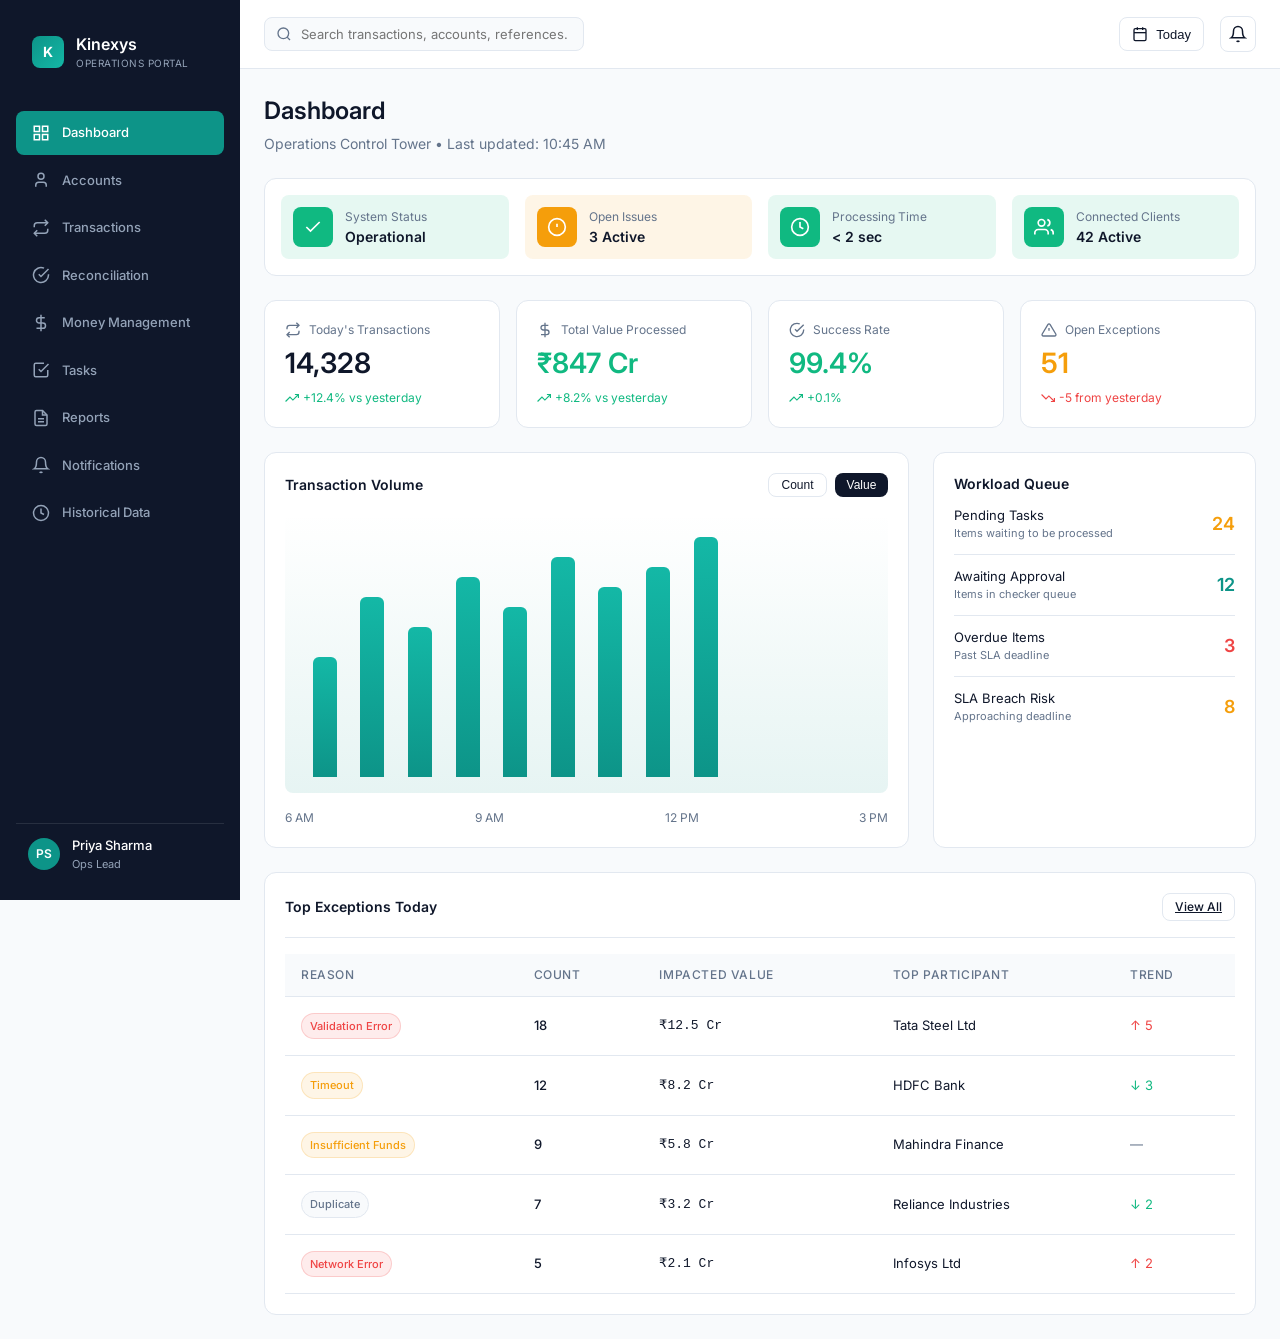
<file: index.html>
<!DOCTYPE html>
<html lang="en">
<head>
  <meta charset="UTF-8">
  <meta name="viewport" content="width=device-width, initial-scale=1.0">
  <title>Dashboard - Kinexys Operations Portal</title>
  <link rel="stylesheet" href="styles.css">
  <link href="https://fonts.googleapis.com/css2?family=Inter:wght@400;500;600;700&display=swap" rel="stylesheet">
</head>
<body>
  <div class="app-container">
    <!-- Sidebar -->
    <aside class="sidebar">
      <div class="sidebar-logo">
        <div class="sidebar-logo-icon">K</div>
        <div>
          <div class="sidebar-logo-text">Kinexys</div>
          <div class="sidebar-logo-subtitle">Operations Portal</div>
        </div>
      </div>
      
      <nav class="sidebar-nav">
        <a href="index.html" class="nav-item active">
          <svg viewBox="0 0 24 24" fill="none" stroke="currentColor" stroke-width="2"><rect x="3" y="3" width="7" height="7"/><rect x="14" y="3" width="7" height="7"/><rect x="14" y="14" width="7" height="7"/><rect x="3" y="14" width="7" height="7"/></svg>
          Dashboard
        </a>
        <a href="accounts.html" class="nav-item">
          <svg viewBox="0 0 24 24" fill="none" stroke="currentColor" stroke-width="2"><path d="M19 21v-2a4 4 0 0 0-4-4H9a4 4 0 0 0-4 4v2"/><circle cx="12" cy="7" r="4"/></svg>
          Accounts
        </a>
        <a href="transactions.html" class="nav-item">
          <svg viewBox="0 0 24 24" fill="none" stroke="currentColor" stroke-width="2"><path d="M17 1l4 4-4 4"/><path d="M3 11V9a4 4 0 0 1 4-4h14"/><path d="M7 23l-4-4 4-4"/><path d="M21 13v2a4 4 0 0 1-4 4H3"/></svg>
          Transactions
        </a>
        <a href="reconciliation.html" class="nav-item">
          <svg viewBox="0 0 24 24" fill="none" stroke="currentColor" stroke-width="2"><path d="M22 11.08V12a10 10 0 1 1-5.93-9.14"/><polyline points="22 4 12 14.01 9 11.01"/></svg>
          Reconciliation
        </a>
        <a href="money-management.html" class="nav-item">
          <svg viewBox="0 0 24 24" fill="none" stroke="currentColor" stroke-width="2"><line x1="12" y1="1" x2="12" y2="23"/><path d="M17 5H9.5a3.5 3.5 0 0 0 0 7h5a3.5 3.5 0 0 1 0 7H6"/></svg>
          Money Management
        </a>
        <a href="tasks.html" class="nav-item">
          <svg viewBox="0 0 24 24" fill="none" stroke="currentColor" stroke-width="2"><path d="M9 11l3 3L22 4"/><path d="M21 12v7a2 2 0 0 1-2 2H5a2 2 0 0 1-2-2V5a2 2 0 0 1 2-2h11"/></svg>
          Tasks
        </a>
        <a href="reports.html" class="nav-item">
          <svg viewBox="0 0 24 24" fill="none" stroke="currentColor" stroke-width="2"><path d="M14 2H6a2 2 0 0 0-2 2v16a2 2 0 0 0 2 2h12a2 2 0 0 0 2-2V8z"/><polyline points="14 2 14 8 20 8"/><line x1="16" y1="13" x2="8" y2="13"/><line x1="16" y1="17" x2="8" y2="17"/></svg>
          Reports
        </a>
        <a href="notifications.html" class="nav-item">
          <svg viewBox="0 0 24 24" fill="none" stroke="currentColor" stroke-width="2"><path d="M18 8A6 6 0 0 0 6 8c0 7-3 9-3 9h18s-3-2-3-9"/><path d="M13.73 21a2 2 0 0 1-3.46 0"/></svg>
          Notifications
        </a>
        <a href="historical.html" class="nav-item">
          <svg viewBox="0 0 24 24" fill="none" stroke="currentColor" stroke-width="2"><circle cx="12" cy="12" r="10"/><polyline points="12 6 12 12 16 14"/></svg>
          Historical Data
        </a>
      </nav>
      
      <div class="sidebar-user">
        <div class="user-avatar">PS</div>
        <div class="user-info">
          <div class="user-name">Priya Sharma</div>
          <div class="user-role">Ops Lead</div>
        </div>
      </div>
    </aside>

    <!-- Main Content -->
    <main class="main-content">
      <!-- Header -->
      <header class="header">
        <div class="header-left">
          <div class="search-box">
            <svg viewBox="0 0 24 24" fill="none" stroke="currentColor" stroke-width="2"><circle cx="11" cy="11" r="8"/><path d="M21 21l-4.35-4.35"/></svg>
            <input type="text" placeholder="Search transactions, accounts, references...">
          </div>
        </div>
        <div class="header-right">
          <button class="header-btn">
            <svg viewBox="0 0 24 24" fill="none" stroke="currentColor" stroke-width="2" width="16" height="16"><rect x="3" y="4" width="18" height="18" rx="2" ry="2"/><line x1="16" y1="2" x2="16" y2="6"/><line x1="8" y1="2" x2="8" y2="6"/><line x1="3" y1="10" x2="21" y2="10"/></svg>
            Today
          </button>
          <div class="notification-badge">
            <button class="header-btn btn-icon">
              <svg viewBox="0 0 24 24" fill="none" stroke="currentColor" stroke-width="2" width="18" height="18"><path d="M18 8A6 6 0 0 0 6 8c0 7-3 9-3 9h18s-3-2-3-9"/><path d="M13.73 21a2 2 0 0 1-3.46 0"/></svg>
            </button>
            <span class="badge">3</span>
          </div>
        </div>
      </header>

      <!-- Page Content -->
      <div class="page-content">
        <div class="page-header">
          <h1 class="page-title">Dashboard</h1>
          <p class="page-subtitle">Operations Control Tower • Last updated: 10:45 AM</p>
        </div>

        <!-- Health Strip -->
        <div class="health-strip">
          <div class="health-item success">
            <div class="health-indicator success">
              <svg viewBox="0 0 24 24" fill="none" stroke="currentColor" stroke-width="2" width="20" height="20"><polyline points="20 6 9 17 4 12"/></svg>
            </div>
            <div>
              <div class="health-label">System Status</div>
              <div class="health-value">Operational</div>
            </div>
          </div>
          <div class="health-item warning">
            <div class="health-indicator warning">
              <svg viewBox="0 0 24 24" fill="none" stroke="currentColor" stroke-width="2" width="20" height="20"><circle cx="12" cy="12" r="10"/><line x1="12" y1="8" x2="12" y2="12"/><line x1="12" y1="16" x2="12.01" y2="16"/></svg>
            </div>
            <div>
              <div class="health-label">Open Issues</div>
              <div class="health-value">3 Active</div>
            </div>
          </div>
          <div class="health-item success">
            <div class="health-indicator success">
              <svg viewBox="0 0 24 24" fill="none" stroke="currentColor" stroke-width="2" width="20" height="20"><circle cx="12" cy="12" r="10"/><polyline points="12 6 12 12 16 14"/></svg>
            </div>
            <div>
              <div class="health-label">Processing Time</div>
              <div class="health-value">&lt; 2 sec</div>
            </div>
          </div>
          <div class="health-item success">
            <div class="health-indicator success">
              <svg viewBox="0 0 24 24" fill="none" stroke="currentColor" stroke-width="2" width="20" height="20"><path d="M17 21v-2a4 4 0 0 0-4-4H5a4 4 0 0 0-4 4v2"/><circle cx="9" cy="7" r="4"/><path d="M23 21v-2a4 4 0 0 0-3-3.87"/><path d="M16 3.13a4 4 0 0 1 0 7.75"/></svg>
            </div>
            <div>
              <div class="health-label">Connected Clients</div>
              <div class="health-value">42 Active</div>
            </div>
          </div>
        </div>

        <!-- KPI Grid -->
        <div class="grid-4 mb-6">
          <div class="metric-card">
            <div class="metric-card-header">
              <svg viewBox="0 0 24 24" fill="none" stroke="currentColor" stroke-width="2"><path d="M17 1l4 4-4 4"/><path d="M3 11V9a4 4 0 0 1 4-4h14"/><path d="M7 23l-4-4 4-4"/><path d="M21 13v2a4 4 0 0 1-4 4H3"/></svg>
              <span class="metric-card-label">Today's Transactions</span>
            </div>
            <div class="metric-card-value">14,328</div>
            <div class="metric-card-trend up">
              <svg viewBox="0 0 24 24" fill="none" stroke="currentColor" stroke-width="2" width="14" height="14"><polyline points="23 6 13.5 15.5 8.5 10.5 1 18"/><polyline points="17 6 23 6 23 12"/></svg>
              +12.4% vs yesterday
            </div>
          </div>
          <div class="metric-card">
            <div class="metric-card-header">
              <svg viewBox="0 0 24 24" fill="none" stroke="currentColor" stroke-width="2"><line x1="12" y1="1" x2="12" y2="23"/><path d="M17 5H9.5a3.5 3.5 0 0 0 0 7h5a3.5 3.5 0 0 1 0 7H6"/></svg>
              <span class="metric-card-label">Total Value Processed</span>
            </div>
            <div class="metric-card-value text-success">₹847 Cr</div>
            <div class="metric-card-trend up">
              <svg viewBox="0 0 24 24" fill="none" stroke="currentColor" stroke-width="2" width="14" height="14"><polyline points="23 6 13.5 15.5 8.5 10.5 1 18"/><polyline points="17 6 23 6 23 12"/></svg>
              +8.2% vs yesterday
            </div>
          </div>
          <div class="metric-card">
            <div class="metric-card-header">
              <svg viewBox="0 0 24 24" fill="none" stroke="currentColor" stroke-width="2"><path d="M22 11.08V12a10 10 0 1 1-5.93-9.14"/><polyline points="22 4 12 14.01 9 11.01"/></svg>
              <span class="metric-card-label">Success Rate</span>
            </div>
            <div class="metric-card-value text-success">99.4%</div>
            <div class="metric-card-trend up">
              <svg viewBox="0 0 24 24" fill="none" stroke="currentColor" stroke-width="2" width="14" height="14"><polyline points="23 6 13.5 15.5 8.5 10.5 1 18"/><polyline points="17 6 23 6 23 12"/></svg>
              +0.1%
            </div>
          </div>
          <div class="metric-card">
            <div class="metric-card-header">
              <svg viewBox="0 0 24 24" fill="none" stroke="currentColor" stroke-width="2"><path d="M10.29 3.86L1.82 18a2 2 0 0 0 1.71 3h16.94a2 2 0 0 0 1.71-3L13.71 3.86a2 2 0 0 0-3.42 0z"/><line x1="12" y1="9" x2="12" y2="13"/><line x1="12" y1="17" x2="12.01" y2="17"/></svg>
              <span class="metric-card-label">Open Exceptions</span>
            </div>
            <div class="metric-card-value text-warning">51</div>
            <div class="metric-card-trend down">
              <svg viewBox="0 0 24 24" fill="none" stroke="currentColor" stroke-width="2" width="14" height="14"><polyline points="23 18 13.5 8.5 8.5 13.5 1 6"/><polyline points="17 18 23 18 23 12"/></svg>
              -5 from yesterday
            </div>
          </div>
        </div>

        <!-- Main Content Grid -->
        <div class="grid-2-1 mb-6">
          <!-- Chart -->
          <div class="chart-container">
            <div class="chart-header">
              <h3 class="card-title">Transaction Volume</h3>
              <div class="flex gap-2">
                <button class="btn btn-sm btn-secondary">Count</button>
                <button class="btn btn-sm btn-primary">Value</button>
              </div>
            </div>
            <div class="chart-placeholder">
              <div class="chart-bar" data-height="120" style="height: 0px;"></div>
              <div class="chart-bar" data-height="180" style="height: 0px;"></div>
              <div class="chart-bar" data-height="150" style="height: 0px;"></div>
              <div class="chart-bar" data-height="200" style="height: 0px;"></div>
              <div class="chart-bar" data-height="170" style="height: 0px;"></div>
              <div class="chart-bar" data-height="220" style="height: 0px;"></div>
              <div class="chart-bar" data-height="190" style="height: 0px;"></div>
              <div class="chart-bar" data-height="210" style="height: 0px;"></div>
              <div class="chart-bar" data-height="240" style="height: 0px;"></div>
              <div class="chart-bar" data-height="180" style="height: 0px;"></div>
              <div class="chart-bar" data-height="160" style="height: 0px;"></div>
              <div class="chart-bar" data-height="140" style="height: 0px;"></div>
            </div>
            <div class="flex justify-between text-xs text-muted mt-4">
              <span>6 AM</span>
              <span>9 AM</span>
              <span>12 PM</span>
              <span>3 PM</span>
            </div>
          </div>

          <!-- Workload Queue -->
          <div class="card">
            <div class="card-header" style="border-bottom: none; margin-bottom: 0; padding-bottom: 0;">
              <h3 class="card-title">Workload Queue</h3>
            </div>
            <div>
              <div class="workload-item">
                <div>
                  <div class="workload-label">Pending Tasks</div>
                  <div class="workload-description">Items waiting to be processed</div>
                </div>
                <div class="workload-count text-warning">24</div>
              </div>
              <div class="workload-item">
                <div>
                  <div class="workload-label">Awaiting Approval</div>
                  <div class="workload-description">Items in checker queue</div>
                </div>
                <div class="workload-count text-accent">12</div>
              </div>
              <div class="workload-item">
                <div>
                  <div class="workload-label">Overdue Items</div>
                  <div class="workload-description">Past SLA deadline</div>
                </div>
                <div class="workload-count text-error">3</div>
              </div>
              <div class="workload-item">
                <div>
                  <div class="workload-label">SLA Breach Risk</div>
                  <div class="workload-description">Approaching deadline</div>
                </div>
                <div class="workload-count text-warning">8</div>
              </div>
            </div>
          </div>
        </div>

        <!-- Exceptions Table -->
        <div class="card">
          <div class="card-header">
            <h3 class="card-title">Top Exceptions Today</h3>
            <a href="transactions.html" class="btn btn-sm btn-secondary">View All</a>
          </div>
          <table class="data-table">
            <thead>
              <tr>
                <th>Reason</th>
                <th>Count</th>
                <th>Impacted Value</th>
                <th>Top Participant</th>
                <th>Trend</th>
              </tr>
            </thead>
            <tbody>
              <tr onclick="handleRowClick('exception', 'validation')">
                <td><span class="badge error">Validation Error</span></td>
                <td class="font-medium">18</td>
                <td class="mono">₹12.5 Cr</td>
                <td>Tata Steel Ltd</td>
                <td><span class="text-error">↑ 5</span></td>
              </tr>
              <tr onclick="handleRowClick('exception', 'timeout')">
                <td><span class="badge warning">Timeout</span></td>
                <td class="font-medium">12</td>
                <td class="mono">₹8.2 Cr</td>
                <td>HDFC Bank</td>
                <td><span class="text-success">↓ 3</span></td>
              </tr>
              <tr onclick="handleRowClick('exception', 'insufficient')">
                <td><span class="badge warning">Insufficient Funds</span></td>
                <td class="font-medium">9</td>
                <td class="mono">₹5.8 Cr</td>
                <td>Mahindra Finance</td>
                <td><span class="text-muted">—</span></td>
              </tr>
              <tr onclick="handleRowClick('exception', 'duplicate')">
                <td><span class="badge neutral">Duplicate</span></td>
                <td class="font-medium">7</td>
                <td class="mono">₹3.2 Cr</td>
                <td>Reliance Industries</td>
                <td><span class="text-success">↓ 2</span></td>
              </tr>
              <tr onclick="handleRowClick('exception', 'network')">
                <td><span class="badge error">Network Error</span></td>
                <td class="font-medium">5</td>
                <td class="mono">₹2.1 Cr</td>
                <td>Infosys Ltd</td>
                <td><span class="text-error">↑ 2</span></td>
              </tr>
            </tbody>
          </table>
        </div>
      </div>
    </main>
  </div>

  <script src="app.js"></script>
</body>
</html>
</file>
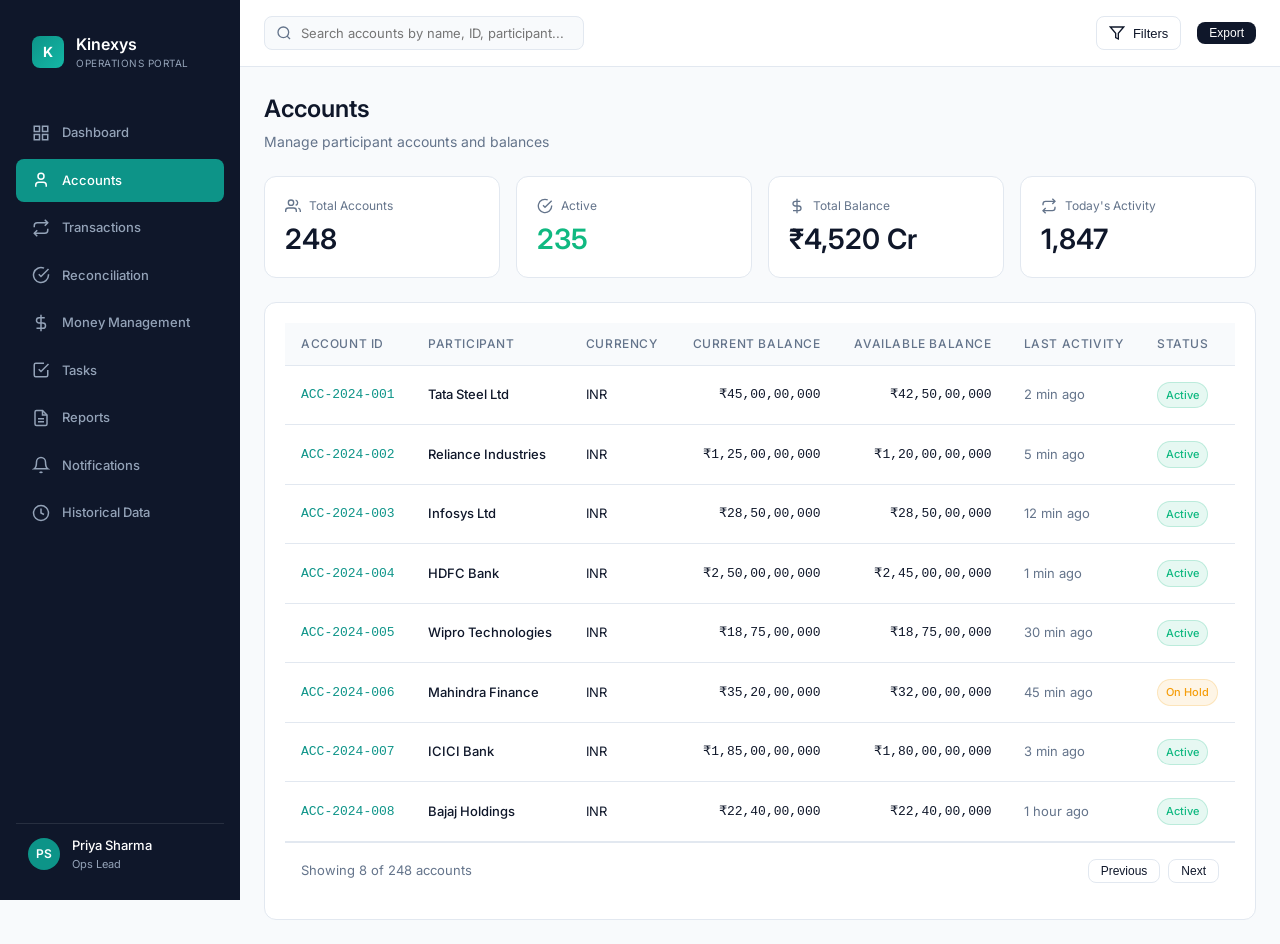
<file: accounts.html>
<!DOCTYPE html>
<html lang="en">
<head>
  <meta charset="UTF-8">
  <meta name="viewport" content="width=device-width, initial-scale=1.0">
  <title>Accounts - Kinexys Operations Portal</title>
  <link rel="stylesheet" href="styles.css">
  <link href="https://fonts.googleapis.com/css2?family=Inter:wght@400;500;600;700&display=swap" rel="stylesheet">
</head>
<body>
  <div class="app-container">
    <!-- Sidebar -->
    <aside class="sidebar">
      <div class="sidebar-logo">
        <div class="sidebar-logo-icon">K</div>
        <div>
          <div class="sidebar-logo-text">Kinexys</div>
          <div class="sidebar-logo-subtitle">Operations Portal</div>
        </div>
      </div>
      
      <nav class="sidebar-nav">
        <a href="index.html" class="nav-item">
          <svg viewBox="0 0 24 24" fill="none" stroke="currentColor" stroke-width="2"><rect x="3" y="3" width="7" height="7"/><rect x="14" y="3" width="7" height="7"/><rect x="14" y="14" width="7" height="7"/><rect x="3" y="14" width="7" height="7"/></svg>
          Dashboard
        </a>
        <a href="accounts.html" class="nav-item active">
          <svg viewBox="0 0 24 24" fill="none" stroke="currentColor" stroke-width="2"><path d="M19 21v-2a4 4 0 0 0-4-4H9a4 4 0 0 0-4 4v2"/><circle cx="12" cy="7" r="4"/></svg>
          Accounts
        </a>
        <a href="transactions.html" class="nav-item">
          <svg viewBox="0 0 24 24" fill="none" stroke="currentColor" stroke-width="2"><path d="M17 1l4 4-4 4"/><path d="M3 11V9a4 4 0 0 1 4-4h14"/><path d="M7 23l-4-4 4-4"/><path d="M21 13v2a4 4 0 0 1-4 4H3"/></svg>
          Transactions
        </a>
        <a href="reconciliation.html" class="nav-item">
          <svg viewBox="0 0 24 24" fill="none" stroke="currentColor" stroke-width="2"><path d="M22 11.08V12a10 10 0 1 1-5.93-9.14"/><polyline points="22 4 12 14.01 9 11.01"/></svg>
          Reconciliation
        </a>
        <a href="money-management.html" class="nav-item">
          <svg viewBox="0 0 24 24" fill="none" stroke="currentColor" stroke-width="2"><line x1="12" y1="1" x2="12" y2="23"/><path d="M17 5H9.5a3.5 3.5 0 0 0 0 7h5a3.5 3.5 0 0 1 0 7H6"/></svg>
          Money Management
        </a>
        <a href="tasks.html" class="nav-item">
          <svg viewBox="0 0 24 24" fill="none" stroke="currentColor" stroke-width="2"><path d="M9 11l3 3L22 4"/><path d="M21 12v7a2 2 0 0 1-2 2H5a2 2 0 0 1-2-2V5a2 2 0 0 1 2-2h11"/></svg>
          Tasks
        </a>
        <a href="reports.html" class="nav-item">
          <svg viewBox="0 0 24 24" fill="none" stroke="currentColor" stroke-width="2"><path d="M14 2H6a2 2 0 0 0-2 2v16a2 2 0 0 0 2 2h12a2 2 0 0 0 2-2V8z"/><polyline points="14 2 14 8 20 8"/><line x1="16" y1="13" x2="8" y2="13"/><line x1="16" y1="17" x2="8" y2="17"/></svg>
          Reports
        </a>
        <a href="notifications.html" class="nav-item">
          <svg viewBox="0 0 24 24" fill="none" stroke="currentColor" stroke-width="2"><path d="M18 8A6 6 0 0 0 6 8c0 7-3 9-3 9h18s-3-2-3-9"/><path d="M13.73 21a2 2 0 0 1-3.46 0"/></svg>
          Notifications
        </a>
        <a href="historical.html" class="nav-item">
          <svg viewBox="0 0 24 24" fill="none" stroke="currentColor" stroke-width="2"><circle cx="12" cy="12" r="10"/><polyline points="12 6 12 12 16 14"/></svg>
          Historical Data
        </a>
      </nav>
      
      <div class="sidebar-user">
        <div class="user-avatar">PS</div>
        <div class="user-info">
          <div class="user-name">Priya Sharma</div>
          <div class="user-role">Ops Lead</div>
        </div>
      </div>
    </aside>

    <!-- Main Content -->
    <main class="main-content">
      <!-- Header -->
      <header class="header">
        <div class="header-left">
          <div class="search-box">
            <svg viewBox="0 0 24 24" fill="none" stroke="currentColor" stroke-width="2"><circle cx="11" cy="11" r="8"/><path d="M21 21l-4.35-4.35"/></svg>
            <input type="text" placeholder="Search accounts by name, ID, participant..." class="search-input" data-table="accounts-table">
          </div>
        </div>
        <div class="header-right">
          <button class="header-btn">
            <svg viewBox="0 0 24 24" fill="none" stroke="currentColor" stroke-width="2" width="16" height="16"><polygon points="22 3 2 3 10 12.46 10 19 14 21 14 12.46 22 3"/></svg>
            Filters
          </button>
          <button class="btn btn-primary btn-sm">Export</button>
        </div>
      </header>

      <!-- Page Content -->
      <div class="page-content">
        <div class="page-header">
          <h1 class="page-title">Accounts</h1>
          <p class="page-subtitle">Manage participant accounts and balances</p>
        </div>

        <!-- Stats -->
        <div class="grid-4 mb-6">
          <div class="metric-card">
            <div class="metric-card-header">
              <svg viewBox="0 0 24 24" fill="none" stroke="currentColor" stroke-width="2"><path d="M17 21v-2a4 4 0 0 0-4-4H5a4 4 0 0 0-4 4v2"/><circle cx="9" cy="7" r="4"/><path d="M23 21v-2a4 4 0 0 0-3-3.87"/><path d="M16 3.13a4 4 0 0 1 0 7.75"/></svg>
              <span class="metric-card-label">Total Accounts</span>
            </div>
            <div class="metric-card-value">248</div>
          </div>
          <div class="metric-card">
            <div class="metric-card-header">
              <svg viewBox="0 0 24 24" fill="none" stroke="currentColor" stroke-width="2"><path d="M22 11.08V12a10 10 0 1 1-5.93-9.14"/><polyline points="22 4 12 14.01 9 11.01"/></svg>
              <span class="metric-card-label">Active</span>
            </div>
            <div class="metric-card-value text-success">235</div>
          </div>
          <div class="metric-card">
            <div class="metric-card-header">
              <svg viewBox="0 0 24 24" fill="none" stroke="currentColor" stroke-width="2"><line x1="12" y1="1" x2="12" y2="23"/><path d="M17 5H9.5a3.5 3.5 0 0 0 0 7h5a3.5 3.5 0 0 1 0 7H6"/></svg>
              <span class="metric-card-label">Total Balance</span>
            </div>
            <div class="metric-card-value">₹4,520 Cr</div>
          </div>
          <div class="metric-card">
            <div class="metric-card-header">
              <svg viewBox="0 0 24 24" fill="none" stroke="currentColor" stroke-width="2"><path d="M17 1l4 4-4 4"/><path d="M3 11V9a4 4 0 0 1 4-4h14"/><path d="M7 23l-4-4 4-4"/><path d="M21 13v2a4 4 0 0 1-4 4H3"/></svg>
              <span class="metric-card-label">Today's Activity</span>
            </div>
            <div class="metric-card-value">1,847</div>
          </div>
        </div>

        <!-- Accounts Table -->
        <div class="card">
          <table class="data-table" id="accounts-table">
            <thead>
              <tr>
                <th>Account ID</th>
                <th>Participant</th>
                <th>Currency</th>
                <th style="text-align: right;">Current Balance</th>
                <th style="text-align: right;">Available Balance</th>
                <th>Last Activity</th>
                <th>Status</th>
              </tr>
            </thead>
            <tbody>
              <tr onclick="handleRowClick('account', 'ACC-001')">
                <td class="mono text-accent">ACC-2024-001</td>
                <td class="font-medium">Tata Steel Ltd</td>
                <td>INR</td>
                <td class="mono text-right">₹45,00,00,000</td>
                <td class="mono text-right">₹42,50,00,000</td>
                <td class="text-muted">2 min ago</td>
                <td><span class="badge success">Active</span></td>
              </tr>
              <tr onclick="handleRowClick('account', 'ACC-002')">
                <td class="mono text-accent">ACC-2024-002</td>
                <td class="font-medium">Reliance Industries</td>
                <td>INR</td>
                <td class="mono text-right">₹1,25,00,00,000</td>
                <td class="mono text-right">₹1,20,00,00,000</td>
                <td class="text-muted">5 min ago</td>
                <td><span class="badge success">Active</span></td>
              </tr>
              <tr onclick="handleRowClick('account', 'ACC-003')">
                <td class="mono text-accent">ACC-2024-003</td>
                <td class="font-medium">Infosys Ltd</td>
                <td>INR</td>
                <td class="mono text-right">₹28,50,00,000</td>
                <td class="mono text-right">₹28,50,00,000</td>
                <td class="text-muted">12 min ago</td>
                <td><span class="badge success">Active</span></td>
              </tr>
              <tr onclick="handleRowClick('account', 'ACC-004')">
                <td class="mono text-accent">ACC-2024-004</td>
                <td class="font-medium">HDFC Bank</td>
                <td>INR</td>
                <td class="mono text-right">₹2,50,00,00,000</td>
                <td class="mono text-right">₹2,45,00,00,000</td>
                <td class="text-muted">1 min ago</td>
                <td><span class="badge success">Active</span></td>
              </tr>
              <tr onclick="handleRowClick('account', 'ACC-005')">
                <td class="mono text-accent">ACC-2024-005</td>
                <td class="font-medium">Wipro Technologies</td>
                <td>INR</td>
                <td class="mono text-right">₹18,75,00,000</td>
                <td class="mono text-right">₹18,75,00,000</td>
                <td class="text-muted">30 min ago</td>
                <td><span class="badge success">Active</span></td>
              </tr>
              <tr onclick="handleRowClick('account', 'ACC-006')">
                <td class="mono text-accent">ACC-2024-006</td>
                <td class="font-medium">Mahindra Finance</td>
                <td>INR</td>
                <td class="mono text-right">₹35,20,00,000</td>
                <td class="mono text-right">₹32,00,00,000</td>
                <td class="text-muted">45 min ago</td>
                <td><span class="badge warning">On Hold</span></td>
              </tr>
              <tr onclick="handleRowClick('account', 'ACC-007')">
                <td class="mono text-accent">ACC-2024-007</td>
                <td class="font-medium">ICICI Bank</td>
                <td>INR</td>
                <td class="mono text-right">₹1,85,00,00,000</td>
                <td class="mono text-right">₹1,80,00,00,000</td>
                <td class="text-muted">3 min ago</td>
                <td><span class="badge success">Active</span></td>
              </tr>
              <tr onclick="handleRowClick('account', 'ACC-008')">
                <td class="mono text-accent">ACC-2024-008</td>
                <td class="font-medium">Bajaj Holdings</td>
                <td>INR</td>
                <td class="mono text-right">₹22,40,00,000</td>
                <td class="mono text-right">₹22,40,00,000</td>
                <td class="text-muted">1 hour ago</td>
                <td><span class="badge success">Active</span></td>
              </tr>
            </tbody>
          </table>
          <div class="flex justify-between items-center" style="padding: var(--space-4); border-top: 1px solid var(--border);">
            <span class="text-sm text-muted">Showing 8 of 248 accounts</span>
            <div class="flex gap-2">
              <button class="btn btn-secondary btn-sm" disabled>Previous</button>
              <button class="btn btn-secondary btn-sm">Next</button>
            </div>
          </div>
        </div>
      </div>
    </main>
  </div>

  <script src="app.js"></script>
</body>
</html>
</file>
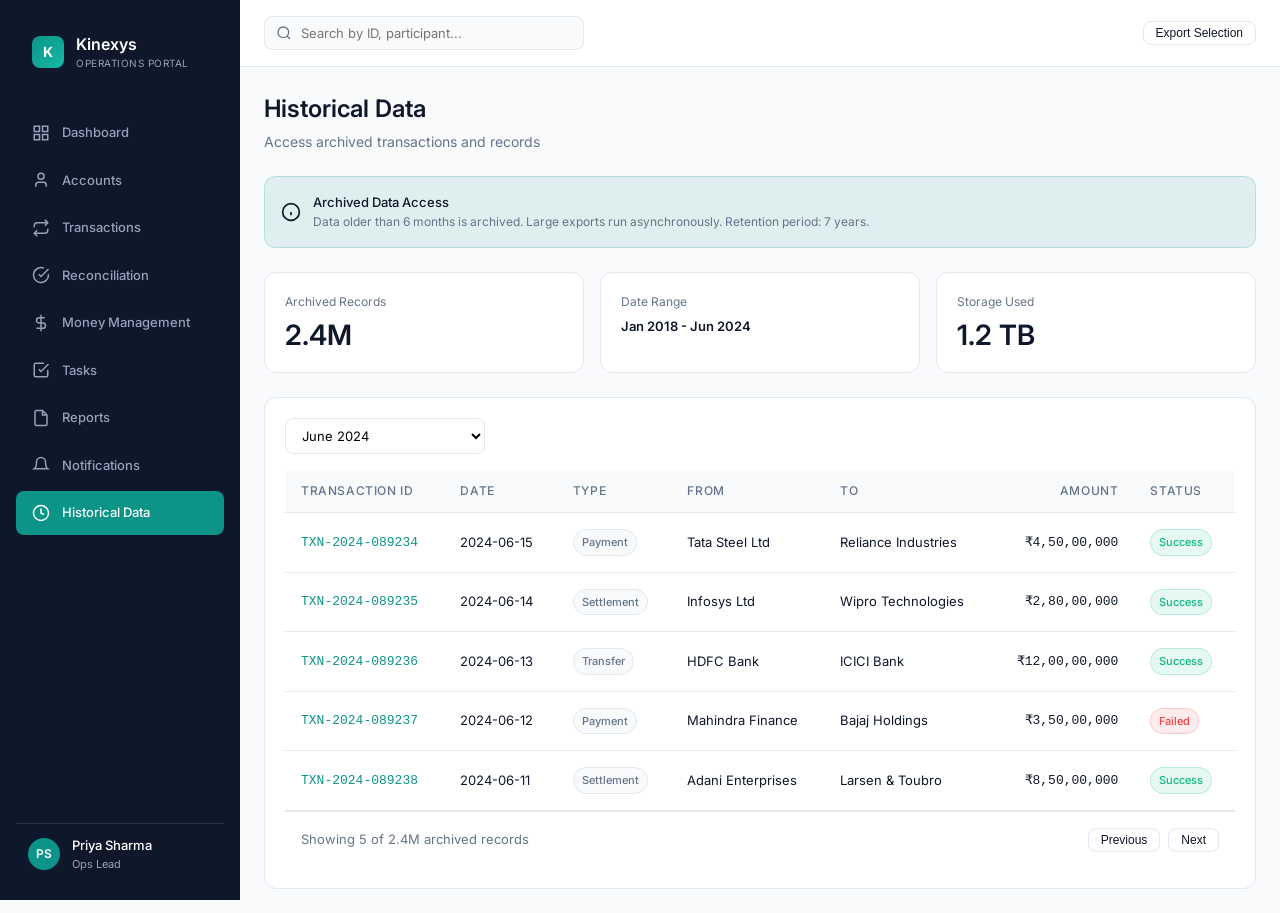
<file: historical.html>
<!DOCTYPE html>
<html lang="en">
<head>
  <meta charset="UTF-8">
  <meta name="viewport" content="width=device-width, initial-scale=1.0">
  <title>Historical Data - Kinexys Operations Portal</title>
  <link rel="stylesheet" href="styles.css">
  <link href="https://fonts.googleapis.com/css2?family=Inter:wght@400;500;600;700&display=swap" rel="stylesheet">
</head>
<body>
  <div class="app-container">
    <aside class="sidebar">
      <div class="sidebar-logo"><div class="sidebar-logo-icon">K</div><div><div class="sidebar-logo-text">Kinexys</div><div class="sidebar-logo-subtitle">Operations Portal</div></div></div>
      <nav class="sidebar-nav">
        <a href="index.html" class="nav-item"><svg viewBox="0 0 24 24" fill="none" stroke="currentColor" stroke-width="2"><rect x="3" y="3" width="7" height="7"/><rect x="14" y="3" width="7" height="7"/><rect x="14" y="14" width="7" height="7"/><rect x="3" y="14" width="7" height="7"/></svg>Dashboard</a>
        <a href="accounts.html" class="nav-item"><svg viewBox="0 0 24 24" fill="none" stroke="currentColor" stroke-width="2"><path d="M19 21v-2a4 4 0 0 0-4-4H9a4 4 0 0 0-4 4v2"/><circle cx="12" cy="7" r="4"/></svg>Accounts</a>
        <a href="transactions.html" class="nav-item"><svg viewBox="0 0 24 24" fill="none" stroke="currentColor" stroke-width="2"><path d="M17 1l4 4-4 4"/><path d="M3 11V9a4 4 0 0 1 4-4h14"/><path d="M7 23l-4-4 4-4"/><path d="M21 13v2a4 4 0 0 1-4 4H3"/></svg>Transactions</a>
        <a href="reconciliation.html" class="nav-item"><svg viewBox="0 0 24 24" fill="none" stroke="currentColor" stroke-width="2"><path d="M22 11.08V12a10 10 0 1 1-5.93-9.14"/><polyline points="22 4 12 14.01 9 11.01"/></svg>Reconciliation</a>
        <a href="money-management.html" class="nav-item"><svg viewBox="0 0 24 24" fill="none" stroke="currentColor" stroke-width="2"><line x1="12" y1="1" x2="12" y2="23"/><path d="M17 5H9.5a3.5 3.5 0 0 0 0 7h5a3.5 3.5 0 0 1 0 7H6"/></svg>Money Management</a>
        <a href="tasks.html" class="nav-item"><svg viewBox="0 0 24 24" fill="none" stroke="currentColor" stroke-width="2"><path d="M9 11l3 3L22 4"/><path d="M21 12v7a2 2 0 0 1-2 2H5a2 2 0 0 1-2-2V5a2 2 0 0 1 2-2h11"/></svg>Tasks</a>
        <a href="reports.html" class="nav-item"><svg viewBox="0 0 24 24" fill="none" stroke="currentColor" stroke-width="2"><path d="M14 2H6a2 2 0 0 0-2 2v16a2 2 0 0 0 2 2h12a2 2 0 0 0 2-2V8z"/><polyline points="14 2 14 8 20 8"/></svg>Reports</a>
        <a href="notifications.html" class="nav-item"><svg viewBox="0 0 24 24" fill="none" stroke="currentColor" stroke-width="2"><path d="M18 8A6 6 0 0 0 6 8c0 7-3 9-3 9h18s-3-2-3-9"/></svg>Notifications</a>
        <a href="historical.html" class="nav-item active"><svg viewBox="0 0 24 24" fill="none" stroke="currentColor" stroke-width="2"><circle cx="12" cy="12" r="10"/><polyline points="12 6 12 12 16 14"/></svg>Historical Data</a>
      </nav>
      <div class="sidebar-user"><div class="user-avatar">PS</div><div class="user-info"><div class="user-name">Priya Sharma</div><div class="user-role">Ops Lead</div></div></div>
    </aside>
    <main class="main-content">
      <header class="header"><div class="header-left"><div class="search-box"><svg viewBox="0 0 24 24" fill="none" stroke="currentColor" stroke-width="2"><circle cx="11" cy="11" r="8"/><path d="M21 21l-4.35-4.35"/></svg><input type="text" placeholder="Search by ID, participant..."></div></div><div class="header-right"><button class="btn btn-secondary btn-sm">Export Selection</button></div></header>
      <div class="page-content">
        <div class="page-header"><h1 class="page-title">Historical Data</h1><p class="page-subtitle">Access archived transactions and records</p></div>
        <div class="alert-banner info mb-6"><svg viewBox="0 0 24 24" fill="none" stroke="currentColor" stroke-width="2" width="20" height="20"><circle cx="12" cy="12" r="10"/><line x1="12" y1="16" x2="12" y2="12"/><line x1="12" y1="8" x2="12.01" y2="8"/></svg><div><p class="font-medium text-sm">Archived Data Access</p><p class="text-xs text-muted">Data older than 6 months is archived. Large exports run asynchronously. Retention period: 7 years.</p></div></div>
        <div class="grid-3 mb-6">
          <div class="metric-card"><div class="metric-card-header"><span class="metric-card-label">Archived Records</span></div><div class="metric-card-value">2.4M</div></div>
          <div class="metric-card"><div class="metric-card-header"><span class="metric-card-label">Date Range</span></div><div class="metric-card-value text-sm">Jan 2018 - Jun 2024</div></div>
          <div class="metric-card"><div class="metric-card-header"><span class="metric-card-label">Storage Used</span></div><div class="metric-card-value">1.2 TB</div></div>
        </div>
        <div class="card">
          <div class="flex justify-between items-center mb-4">
            <select class="form-select" style="width:200px"><option>June 2024</option><option>May 2024</option><option>April 2024</option><option>Q1 2024</option><option>Full Year 2023</option></select>
          </div>
          <table class="data-table">
            <thead><tr><th>Transaction ID</th><th>Date</th><th>Type</th><th>From</th><th>To</th><th style="text-align:right">Amount</th><th>Status</th></tr></thead>
            <tbody>
              <tr><td class="mono text-accent">TXN-2024-089234</td><td>2024-06-15</td><td><span class="badge neutral">Payment</span></td><td>Tata Steel Ltd</td><td>Reliance Industries</td><td class="mono text-right">₹4,50,00,000</td><td><span class="badge success">Success</span></td></tr>
              <tr><td class="mono text-accent">TXN-2024-089235</td><td>2024-06-14</td><td><span class="badge neutral">Settlement</span></td><td>Infosys Ltd</td><td>Wipro Technologies</td><td class="mono text-right">₹2,80,00,000</td><td><span class="badge success">Success</span></td></tr>
              <tr><td class="mono text-accent">TXN-2024-089236</td><td>2024-06-13</td><td><span class="badge neutral">Transfer</span></td><td>HDFC Bank</td><td>ICICI Bank</td><td class="mono text-right">₹12,00,00,000</td><td><span class="badge success">Success</span></td></tr>
              <tr><td class="mono text-accent">TXN-2024-089237</td><td>2024-06-12</td><td><span class="badge neutral">Payment</span></td><td>Mahindra Finance</td><td>Bajaj Holdings</td><td class="mono text-right">₹3,50,00,000</td><td><span class="badge error">Failed</span></td></tr>
              <tr><td class="mono text-accent">TXN-2024-089238</td><td>2024-06-11</td><td><span class="badge neutral">Settlement</span></td><td>Adani Enterprises</td><td>Larsen & Toubro</td><td class="mono text-right">₹8,50,00,000</td><td><span class="badge success">Success</span></td></tr>
            </tbody>
          </table>
          <div class="flex justify-between items-center" style="padding: var(--space-4); border-top: 1px solid var(--border);"><span class="text-sm text-muted">Showing 5 of 2.4M archived records</span><div class="flex gap-2"><button class="btn btn-secondary btn-sm" disabled>Previous</button><button class="btn btn-secondary btn-sm">Next</button></div></div>
        </div>
      </div>
    </main>
  </div>
  <script src="app.js"></script>
</body>
</html>
</file>
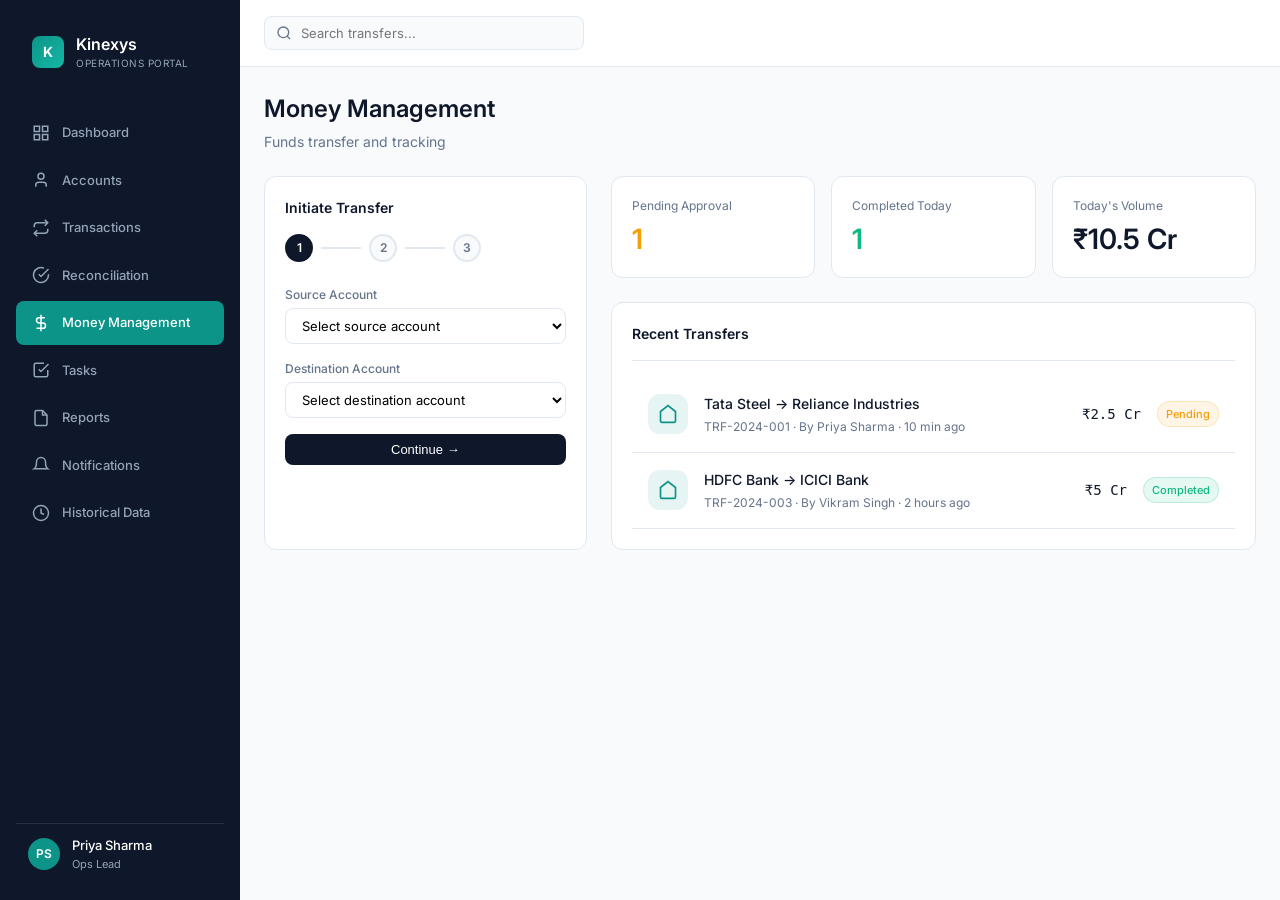
<file: money-management.html>
<!DOCTYPE html>
<html lang="en">
<head>
  <meta charset="UTF-8">
  <meta name="viewport" content="width=device-width, initial-scale=1.0">
  <title>Money Management - Kinexys Operations Portal</title>
  <link rel="stylesheet" href="styles.css">
  <link href="https://fonts.googleapis.com/css2?family=Inter:wght@400;500;600;700&display=swap" rel="stylesheet">
</head>
<body>
  <div class="app-container">
    <aside class="sidebar">
      <div class="sidebar-logo"><div class="sidebar-logo-icon">K</div><div><div class="sidebar-logo-text">Kinexys</div><div class="sidebar-logo-subtitle">Operations Portal</div></div></div>
      <nav class="sidebar-nav">
        <a href="index.html" class="nav-item"><svg viewBox="0 0 24 24" fill="none" stroke="currentColor" stroke-width="2"><rect x="3" y="3" width="7" height="7"/><rect x="14" y="3" width="7" height="7"/><rect x="14" y="14" width="7" height="7"/><rect x="3" y="14" width="7" height="7"/></svg>Dashboard</a>
        <a href="accounts.html" class="nav-item"><svg viewBox="0 0 24 24" fill="none" stroke="currentColor" stroke-width="2"><path d="M19 21v-2a4 4 0 0 0-4-4H9a4 4 0 0 0-4 4v2"/><circle cx="12" cy="7" r="4"/></svg>Accounts</a>
        <a href="transactions.html" class="nav-item"><svg viewBox="0 0 24 24" fill="none" stroke="currentColor" stroke-width="2"><path d="M17 1l4 4-4 4"/><path d="M3 11V9a4 4 0 0 1 4-4h14"/><path d="M7 23l-4-4 4-4"/><path d="M21 13v2a4 4 0 0 1-4 4H3"/></svg>Transactions</a>
        <a href="reconciliation.html" class="nav-item"><svg viewBox="0 0 24 24" fill="none" stroke="currentColor" stroke-width="2"><path d="M22 11.08V12a10 10 0 1 1-5.93-9.14"/><polyline points="22 4 12 14.01 9 11.01"/></svg>Reconciliation</a>
        <a href="money-management.html" class="nav-item active"><svg viewBox="0 0 24 24" fill="none" stroke="currentColor" stroke-width="2"><line x1="12" y1="1" x2="12" y2="23"/><path d="M17 5H9.5a3.5 3.5 0 0 0 0 7h5a3.5 3.5 0 0 1 0 7H6"/></svg>Money Management</a>
        <a href="tasks.html" class="nav-item"><svg viewBox="0 0 24 24" fill="none" stroke="currentColor" stroke-width="2"><path d="M9 11l3 3L22 4"/><path d="M21 12v7a2 2 0 0 1-2 2H5a2 2 0 0 1-2-2V5a2 2 0 0 1 2-2h11"/></svg>Tasks</a>
        <a href="reports.html" class="nav-item"><svg viewBox="0 0 24 24" fill="none" stroke="currentColor" stroke-width="2"><path d="M14 2H6a2 2 0 0 0-2 2v16a2 2 0 0 0 2 2h12a2 2 0 0 0 2-2V8z"/><polyline points="14 2 14 8 20 8"/></svg>Reports</a>
        <a href="notifications.html" class="nav-item"><svg viewBox="0 0 24 24" fill="none" stroke="currentColor" stroke-width="2"><path d="M18 8A6 6 0 0 0 6 8c0 7-3 9-3 9h18s-3-2-3-9"/></svg>Notifications</a>
        <a href="historical.html" class="nav-item"><svg viewBox="0 0 24 24" fill="none" stroke="currentColor" stroke-width="2"><circle cx="12" cy="12" r="10"/><polyline points="12 6 12 12 16 14"/></svg>Historical Data</a>
      </nav>
      <div class="sidebar-user"><div class="user-avatar">PS</div><div class="user-info"><div class="user-name">Priya Sharma</div><div class="user-role">Ops Lead</div></div></div>
    </aside>
    <main class="main-content">
      <header class="header"><div class="header-left"><div class="search-box"><svg viewBox="0 0 24 24" fill="none" stroke="currentColor" stroke-width="2"><circle cx="11" cy="11" r="8"/><path d="M21 21l-4.35-4.35"/></svg><input type="text" placeholder="Search transfers..."></div></div></header>
      <div class="page-content">
        <div class="page-header"><h1 class="page-title">Money Management</h1><p class="page-subtitle">Funds transfer and tracking</p></div>
        <div class="grid-1-2">
          <div class="card">
            <h3 class="card-title mb-4">Initiate Transfer</h3>
            <div class="steps mb-6"><div class="step active">1</div><div class="step-line"></div><div class="step">2</div><div class="step-line"></div><div class="step">3</div></div>
            <div class="step-content" style="display:block;">
              <div class="form-group"><label class="form-label">Source Account</label><select class="form-select"><option>Select source account</option><option>Tata Steel Ltd - INR</option><option>Reliance Industries - INR</option><option>Infosys Ltd - INR</option></select></div>
              <div class="form-group"><label class="form-label">Destination Account</label><select class="form-select"><option>Select destination account</option><option>HDFC Bank - INR</option><option>ICICI Bank - INR</option><option>Wipro Technologies - INR</option></select></div>
              <button class="btn btn-primary" style="width:100%" onclick="nextStep()">Continue →</button>
            </div>
            <div class="step-content">
              <div class="form-group"><label class="form-label">Amount</label><div class="flex gap-2"><input type="number" class="form-input" placeholder="0.00" style="flex:1"><select class="form-select" style="width:100px"><option>INR</option><option>USD</option><option>EUR</option></select></div></div>
              <div class="form-group"><label class="form-label">Justification (Required)</label><textarea class="form-input" rows="3" placeholder="Provide business reason..."></textarea></div>
              <div class="flex gap-2"><button class="btn btn-secondary" style="flex:1" onclick="prevStep()">Back</button><button class="btn btn-primary" style="flex:1" onclick="nextStep()">Review</button></div>
            </div>
            <div class="step-content">
              <div style="background:var(--background);padding:var(--space-4);border-radius:var(--radius-md);margin-bottom:var(--space-4)"><div class="flex justify-between text-sm mb-2"><span class="text-muted">From</span><span class="font-medium">Tata Steel Ltd</span></div><div class="flex justify-between text-sm mb-2"><span class="text-muted">To</span><span class="font-medium">HDFC Bank</span></div><div class="flex justify-between text-sm"><span class="text-muted">Amount</span><span class="font-medium">₹2,50,00,000</span></div></div>
              <div class="alert-banner warning mb-4"><svg viewBox="0 0 24 24" fill="none" stroke="currentColor" stroke-width="2" width="20" height="20"><path d="M10.29 3.86L1.82 18a2 2 0 0 0 1.71 3h16.94a2 2 0 0 0 1.71-3L13.71 3.86a2 2 0 0 0-3.42 0z"/><line x1="12" y1="9" x2="12" y2="13"/><line x1="12" y1="17" x2="12.01" y2="17"/></svg><span class="text-sm">This transfer requires checker approval</span></div>
              <div class="flex gap-2"><button class="btn btn-secondary" style="flex:1" onclick="prevStep()">Back</button><button class="btn btn-accent" style="flex:1" onclick="setStep(1)">Submit for Approval</button></div>
            </div>
          </div>
          <div>
            <div class="grid-3 mb-6">
              <div class="metric-card"><div class="metric-card-header"><span class="metric-card-label">Pending Approval</span></div><div class="metric-card-value text-warning">1</div></div>
              <div class="metric-card"><div class="metric-card-header"><span class="metric-card-label">Completed Today</span></div><div class="metric-card-value text-success">1</div></div>
              <div class="metric-card"><div class="metric-card-header"><span class="metric-card-label">Today's Volume</span></div><div class="metric-card-value">₹10.5 Cr</div></div>
            </div>
            <div class="card">
              <div class="card-header"><h3 class="card-title">Recent Transfers</h3></div>
              <div class="transfer-item"><div class="transfer-info"><div class="transfer-icon"><svg viewBox="0 0 24 24" fill="none" stroke="currentColor" stroke-width="2" width="20" height="20"><path d="M3 9l9-7 9 7v11a2 2 0 0 1-2 2H5a2 2 0 0 1-2-2z"/></svg></div><div class="transfer-details"><h4>Tata Steel → Reliance Industries</h4><p>TRF-2024-001 · By Priya Sharma · 10 min ago</p></div></div><div class="transfer-right"><div class="transfer-amount">₹2.5 Cr</div><span class="badge warning">Pending</span></div></div>
              <div class="transfer-item"><div class="transfer-info"><div class="transfer-icon"><svg viewBox="0 0 24 24" fill="none" stroke="currentColor" stroke-width="2" width="20" height="20"><path d="M3 9l9-7 9 7v11a2 2 0 0 1-2 2H5a2 2 0 0 1-2-2z"/></svg></div><div class="transfer-details"><h4>HDFC Bank → ICICI Bank</h4><p>TRF-2024-003 · By Vikram Singh · 2 hours ago</p></div></div><div class="transfer-right"><div class="transfer-amount">₹5 Cr</div><span class="badge success">Completed</span></div></div>
            </div>
          </div>
        </div>
      </div>
    </main>
  </div>
  <script src="app.js"></script>
</body>
</html>
</file>
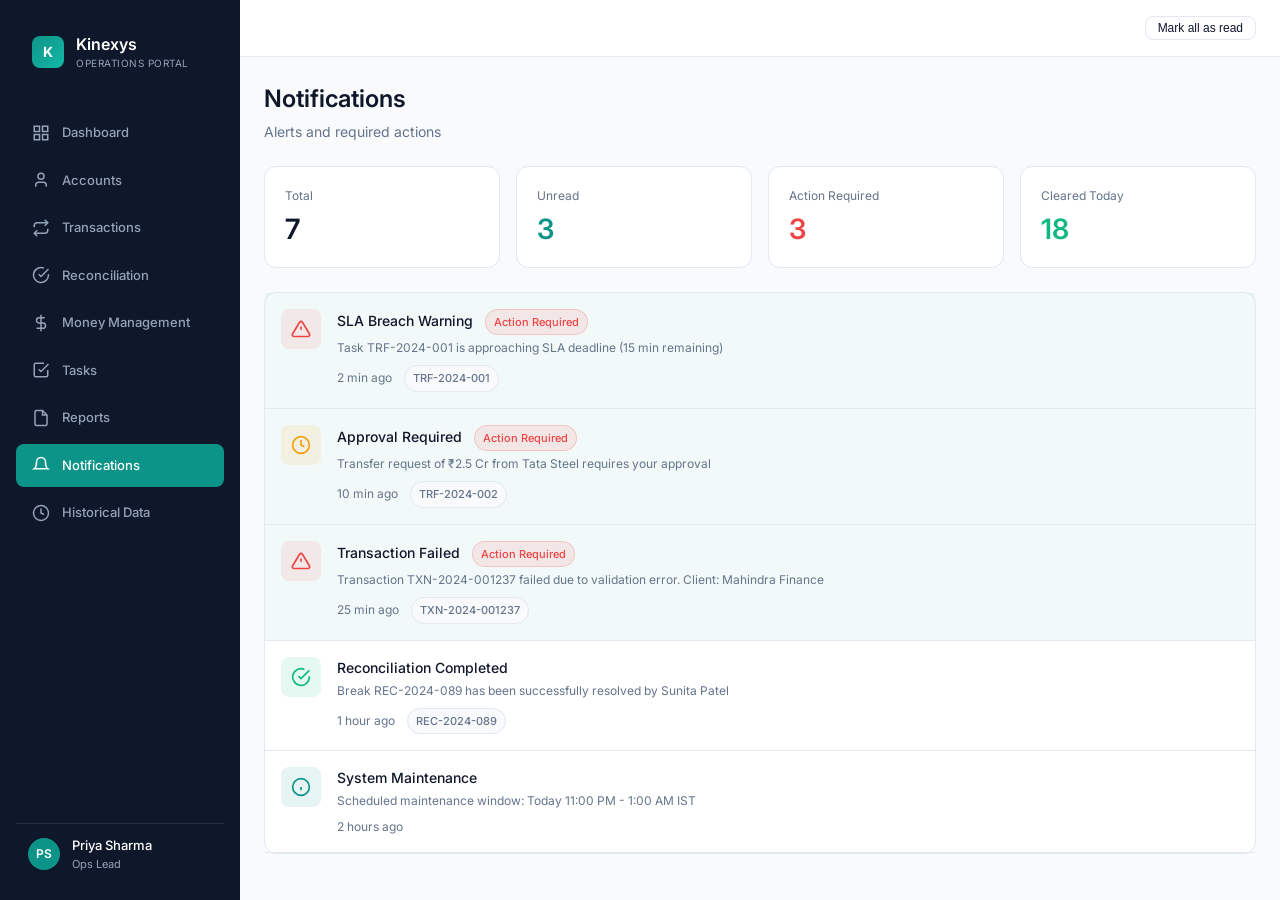
<file: notifications.html>
<!DOCTYPE html>
<html lang="en">
<head>
  <meta charset="UTF-8">
  <meta name="viewport" content="width=device-width, initial-scale=1.0">
  <title>Notifications - Kinexys Operations Portal</title>
  <link rel="stylesheet" href="styles.css">
  <link href="https://fonts.googleapis.com/css2?family=Inter:wght@400;500;600;700&display=swap" rel="stylesheet">
</head>
<body>
  <div class="app-container">
    <aside class="sidebar">
      <div class="sidebar-logo"><div class="sidebar-logo-icon">K</div><div><div class="sidebar-logo-text">Kinexys</div><div class="sidebar-logo-subtitle">Operations Portal</div></div></div>
      <nav class="sidebar-nav">
        <a href="index.html" class="nav-item"><svg viewBox="0 0 24 24" fill="none" stroke="currentColor" stroke-width="2"><rect x="3" y="3" width="7" height="7"/><rect x="14" y="3" width="7" height="7"/><rect x="14" y="14" width="7" height="7"/><rect x="3" y="14" width="7" height="7"/></svg>Dashboard</a>
        <a href="accounts.html" class="nav-item"><svg viewBox="0 0 24 24" fill="none" stroke="currentColor" stroke-width="2"><path d="M19 21v-2a4 4 0 0 0-4-4H9a4 4 0 0 0-4 4v2"/><circle cx="12" cy="7" r="4"/></svg>Accounts</a>
        <a href="transactions.html" class="nav-item"><svg viewBox="0 0 24 24" fill="none" stroke="currentColor" stroke-width="2"><path d="M17 1l4 4-4 4"/><path d="M3 11V9a4 4 0 0 1 4-4h14"/><path d="M7 23l-4-4 4-4"/><path d="M21 13v2a4 4 0 0 1-4 4H3"/></svg>Transactions</a>
        <a href="reconciliation.html" class="nav-item"><svg viewBox="0 0 24 24" fill="none" stroke="currentColor" stroke-width="2"><path d="M22 11.08V12a10 10 0 1 1-5.93-9.14"/><polyline points="22 4 12 14.01 9 11.01"/></svg>Reconciliation</a>
        <a href="money-management.html" class="nav-item"><svg viewBox="0 0 24 24" fill="none" stroke="currentColor" stroke-width="2"><line x1="12" y1="1" x2="12" y2="23"/><path d="M17 5H9.5a3.5 3.5 0 0 0 0 7h5a3.5 3.5 0 0 1 0 7H6"/></svg>Money Management</a>
        <a href="tasks.html" class="nav-item"><svg viewBox="0 0 24 24" fill="none" stroke="currentColor" stroke-width="2"><path d="M9 11l3 3L22 4"/><path d="M21 12v7a2 2 0 0 1-2 2H5a2 2 0 0 1-2-2V5a2 2 0 0 1 2-2h11"/></svg>Tasks</a>
        <a href="reports.html" class="nav-item"><svg viewBox="0 0 24 24" fill="none" stroke="currentColor" stroke-width="2"><path d="M14 2H6a2 2 0 0 0-2 2v16a2 2 0 0 0 2 2h12a2 2 0 0 0 2-2V8z"/><polyline points="14 2 14 8 20 8"/></svg>Reports</a>
        <a href="notifications.html" class="nav-item active"><svg viewBox="0 0 24 24" fill="none" stroke="currentColor" stroke-width="2"><path d="M18 8A6 6 0 0 0 6 8c0 7-3 9-3 9h18s-3-2-3-9"/></svg>Notifications</a>
        <a href="historical.html" class="nav-item"><svg viewBox="0 0 24 24" fill="none" stroke="currentColor" stroke-width="2"><circle cx="12" cy="12" r="10"/><polyline points="12 6 12 12 16 14"/></svg>Historical Data</a>
      </nav>
      <div class="sidebar-user"><div class="user-avatar">PS</div><div class="user-info"><div class="user-name">Priya Sharma</div><div class="user-role">Ops Lead</div></div></div>
    </aside>
    <main class="main-content">
      <header class="header"><div class="header-left"></div><div class="header-right"><button class="btn btn-secondary btn-sm" onclick="markAllAsRead()">Mark all as read</button></div></header>
      <div class="page-content">
        <div class="page-header"><h1 class="page-title">Notifications</h1><p class="page-subtitle">Alerts and required actions</p></div>
        <div class="grid-4 mb-6">
          <div class="metric-card"><div class="metric-card-header"><span class="metric-card-label">Total</span></div><div class="metric-card-value">7</div></div>
          <div class="metric-card"><div class="metric-card-header"><span class="metric-card-label">Unread</span></div><div class="metric-card-value text-accent">3</div></div>
          <div class="metric-card"><div class="metric-card-header"><span class="metric-card-label">Action Required</span></div><div class="metric-card-value text-error">3</div></div>
          <div class="metric-card"><div class="metric-card-header"><span class="metric-card-label">Cleared Today</span></div><div class="metric-card-value text-success">18</div></div>
        </div>
        <div class="card" style="padding:0">
          <div class="notification-item unread" data-notification-id="1">
            <div class="notification-icon" style="background:rgba(239,68,68,0.1)"><svg viewBox="0 0 24 24" fill="none" stroke="#ef4444" stroke-width="2" width="20" height="20"><path d="M10.29 3.86L1.82 18a2 2 0 0 0 1.71 3h16.94a2 2 0 0 0 1.71-3L13.71 3.86a2 2 0 0 0-3.42 0z"/><line x1="12" y1="9" x2="12" y2="13"/><line x1="12" y1="17" x2="12.01" y2="17"/></svg></div>
            <div class="notification-content"><div class="notification-title">SLA Breach Warning <span class="badge error" style="margin-left:8px">Action Required</span></div><div class="notification-message">Task TRF-2024-001 is approaching SLA deadline (15 min remaining)</div><div class="notification-meta"><span class="text-xs text-muted">2 min ago</span><span class="badge neutral">TRF-2024-001</span></div></div>
          </div>
          <div class="notification-item unread" data-notification-id="2">
            <div class="notification-icon" style="background:rgba(245,158,11,0.1)"><svg viewBox="0 0 24 24" fill="none" stroke="#f59e0b" stroke-width="2" width="20" height="20"><circle cx="12" cy="12" r="10"/><polyline points="12 6 12 12 16 14"/></svg></div>
            <div class="notification-content"><div class="notification-title">Approval Required <span class="badge error" style="margin-left:8px">Action Required</span></div><div class="notification-message">Transfer request of ₹2.5 Cr from Tata Steel requires your approval</div><div class="notification-meta"><span class="text-xs text-muted">10 min ago</span><span class="badge neutral">TRF-2024-002</span></div></div>
          </div>
          <div class="notification-item unread" data-notification-id="3">
            <div class="notification-icon" style="background:rgba(239,68,68,0.1)"><svg viewBox="0 0 24 24" fill="none" stroke="#ef4444" stroke-width="2" width="20" height="20"><path d="M10.29 3.86L1.82 18a2 2 0 0 0 1.71 3h16.94a2 2 0 0 0 1.71-3L13.71 3.86a2 2 0 0 0-3.42 0z"/><line x1="12" y1="9" x2="12" y2="13"/><line x1="12" y1="17" x2="12.01" y2="17"/></svg></div>
            <div class="notification-content"><div class="notification-title">Transaction Failed <span class="badge error" style="margin-left:8px">Action Required</span></div><div class="notification-message">Transaction TXN-2024-001237 failed due to validation error. Client: Mahindra Finance</div><div class="notification-meta"><span class="text-xs text-muted">25 min ago</span><span class="badge neutral">TXN-2024-001237</span></div></div>
          </div>
          <div class="notification-item" data-notification-id="4">
            <div class="notification-icon" style="background:rgba(16,185,129,0.1)"><svg viewBox="0 0 24 24" fill="none" stroke="#10b981" stroke-width="2" width="20" height="20"><path d="M22 11.08V12a10 10 0 1 1-5.93-9.14"/><polyline points="22 4 12 14.01 9 11.01"/></svg></div>
            <div class="notification-content"><div class="notification-title">Reconciliation Completed</div><div class="notification-message">Break REC-2024-089 has been successfully resolved by Sunita Patel</div><div class="notification-meta"><span class="text-xs text-muted">1 hour ago</span><span class="badge neutral">REC-2024-089</span></div></div>
          </div>
          <div class="notification-item" data-notification-id="5">
            <div class="notification-icon" style="background:rgba(13,148,136,0.1)"><svg viewBox="0 0 24 24" fill="none" stroke="#0d9488" stroke-width="2" width="20" height="20"><circle cx="12" cy="12" r="10"/><line x1="12" y1="16" x2="12" y2="12"/><line x1="12" y1="8" x2="12.01" y2="8"/></svg></div>
            <div class="notification-content"><div class="notification-title">System Maintenance</div><div class="notification-message">Scheduled maintenance window: Today 11:00 PM - 1:00 AM IST</div><div class="notification-meta"><span class="text-xs text-muted">2 hours ago</span></div></div>
          </div>
        </div>
      </div>
    </main>
  </div>
  <script src="app.js"></script>
</body>
</html>
</file>
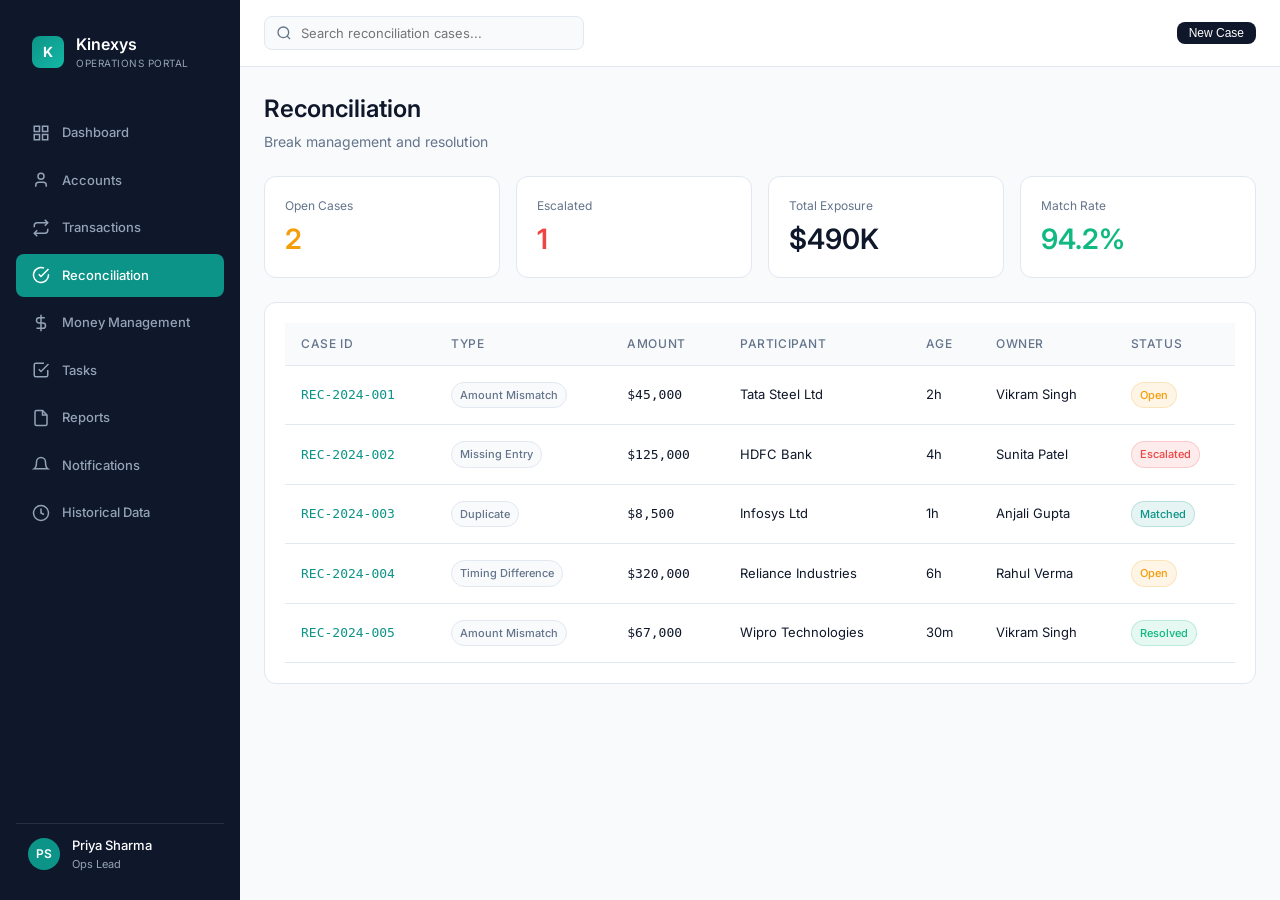
<file: reconciliation.html>
<!DOCTYPE html>
<html lang="en">
<head>
  <meta charset="UTF-8">
  <meta name="viewport" content="width=device-width, initial-scale=1.0">
  <title>Reconciliation - Kinexys Operations Portal</title>
  <link rel="stylesheet" href="styles.css">
  <link href="https://fonts.googleapis.com/css2?family=Inter:wght@400;500;600;700&display=swap" rel="stylesheet">
</head>
<body>
  <div class="app-container">
    <aside class="sidebar">
      <div class="sidebar-logo"><div class="sidebar-logo-icon">K</div><div><div class="sidebar-logo-text">Kinexys</div><div class="sidebar-logo-subtitle">Operations Portal</div></div></div>
      <nav class="sidebar-nav">
        <a href="index.html" class="nav-item"><svg viewBox="0 0 24 24" fill="none" stroke="currentColor" stroke-width="2"><rect x="3" y="3" width="7" height="7"/><rect x="14" y="3" width="7" height="7"/><rect x="14" y="14" width="7" height="7"/><rect x="3" y="14" width="7" height="7"/></svg>Dashboard</a>
        <a href="accounts.html" class="nav-item"><svg viewBox="0 0 24 24" fill="none" stroke="currentColor" stroke-width="2"><path d="M19 21v-2a4 4 0 0 0-4-4H9a4 4 0 0 0-4 4v2"/><circle cx="12" cy="7" r="4"/></svg>Accounts</a>
        <a href="transactions.html" class="nav-item"><svg viewBox="0 0 24 24" fill="none" stroke="currentColor" stroke-width="2"><path d="M17 1l4 4-4 4"/><path d="M3 11V9a4 4 0 0 1 4-4h14"/><path d="M7 23l-4-4 4-4"/><path d="M21 13v2a4 4 0 0 1-4 4H3"/></svg>Transactions</a>
        <a href="reconciliation.html" class="nav-item active"><svg viewBox="0 0 24 24" fill="none" stroke="currentColor" stroke-width="2"><path d="M22 11.08V12a10 10 0 1 1-5.93-9.14"/><polyline points="22 4 12 14.01 9 11.01"/></svg>Reconciliation</a>
        <a href="money-management.html" class="nav-item"><svg viewBox="0 0 24 24" fill="none" stroke="currentColor" stroke-width="2"><line x1="12" y1="1" x2="12" y2="23"/><path d="M17 5H9.5a3.5 3.5 0 0 0 0 7h5a3.5 3.5 0 0 1 0 7H6"/></svg>Money Management</a>
        <a href="tasks.html" class="nav-item"><svg viewBox="0 0 24 24" fill="none" stroke="currentColor" stroke-width="2"><path d="M9 11l3 3L22 4"/><path d="M21 12v7a2 2 0 0 1-2 2H5a2 2 0 0 1-2-2V5a2 2 0 0 1 2-2h11"/></svg>Tasks</a>
        <a href="reports.html" class="nav-item"><svg viewBox="0 0 24 24" fill="none" stroke="currentColor" stroke-width="2"><path d="M14 2H6a2 2 0 0 0-2 2v16a2 2 0 0 0 2 2h12a2 2 0 0 0 2-2V8z"/><polyline points="14 2 14 8 20 8"/></svg>Reports</a>
        <a href="notifications.html" class="nav-item"><svg viewBox="0 0 24 24" fill="none" stroke="currentColor" stroke-width="2"><path d="M18 8A6 6 0 0 0 6 8c0 7-3 9-3 9h18s-3-2-3-9"/></svg>Notifications</a>
        <a href="historical.html" class="nav-item"><svg viewBox="0 0 24 24" fill="none" stroke="currentColor" stroke-width="2"><circle cx="12" cy="12" r="10"/><polyline points="12 6 12 12 16 14"/></svg>Historical Data</a>
      </nav>
      <div class="sidebar-user"><div class="user-avatar">PS</div><div class="user-info"><div class="user-name">Priya Sharma</div><div class="user-role">Ops Lead</div></div></div>
    </aside>
    <main class="main-content">
      <header class="header"><div class="header-left"><div class="search-box"><svg viewBox="0 0 24 24" fill="none" stroke="currentColor" stroke-width="2"><circle cx="11" cy="11" r="8"/><path d="M21 21l-4.35-4.35"/></svg><input type="text" placeholder="Search reconciliation cases..."></div></div><div class="header-right"><button class="btn btn-primary btn-sm">New Case</button></div></header>
      <div class="page-content">
        <div class="page-header"><h1 class="page-title">Reconciliation</h1><p class="page-subtitle">Break management and resolution</p></div>
        <div class="grid-4 mb-6">
          <div class="metric-card"><div class="metric-card-header"><span class="metric-card-label">Open Cases</span></div><div class="metric-card-value text-warning">2</div></div>
          <div class="metric-card"><div class="metric-card-header"><span class="metric-card-label">Escalated</span></div><div class="metric-card-value text-error">1</div></div>
          <div class="metric-card"><div class="metric-card-header"><span class="metric-card-label">Total Exposure</span></div><div class="metric-card-value">$490K</div></div>
          <div class="metric-card"><div class="metric-card-header"><span class="metric-card-label">Match Rate</span></div><div class="metric-card-value text-success">94.2%</div></div>
        </div>
        <div class="card">
          <table class="data-table">
            <thead><tr><th>Case ID</th><th>Type</th><th>Amount</th><th>Participant</th><th>Age</th><th>Owner</th><th>Status</th></tr></thead>
            <tbody>
              <tr><td class="mono text-accent">REC-2024-001</td><td><span class="badge neutral">Amount Mismatch</span></td><td class="mono">$45,000</td><td>Tata Steel Ltd</td><td>2h</td><td>Vikram Singh</td><td><span class="badge warning">Open</span></td></tr>
              <tr><td class="mono text-accent">REC-2024-002</td><td><span class="badge neutral">Missing Entry</span></td><td class="mono">$125,000</td><td>HDFC Bank</td><td>4h</td><td>Sunita Patel</td><td><span class="badge error">Escalated</span></td></tr>
              <tr><td class="mono text-accent">REC-2024-003</td><td><span class="badge neutral">Duplicate</span></td><td class="mono">$8,500</td><td>Infosys Ltd</td><td>1h</td><td>Anjali Gupta</td><td><span class="badge info">Matched</span></td></tr>
              <tr><td class="mono text-accent">REC-2024-004</td><td><span class="badge neutral">Timing Difference</span></td><td class="mono">$320,000</td><td>Reliance Industries</td><td>6h</td><td>Rahul Verma</td><td><span class="badge warning">Open</span></td></tr>
              <tr><td class="mono text-accent">REC-2024-005</td><td><span class="badge neutral">Amount Mismatch</span></td><td class="mono">$67,000</td><td>Wipro Technologies</td><td>30m</td><td>Vikram Singh</td><td><span class="badge success">Resolved</span></td></tr>
            </tbody>
          </table>
        </div>
      </div>
    </main>
  </div>
  <script src="app.js"></script>
</body>
</html>
</file>
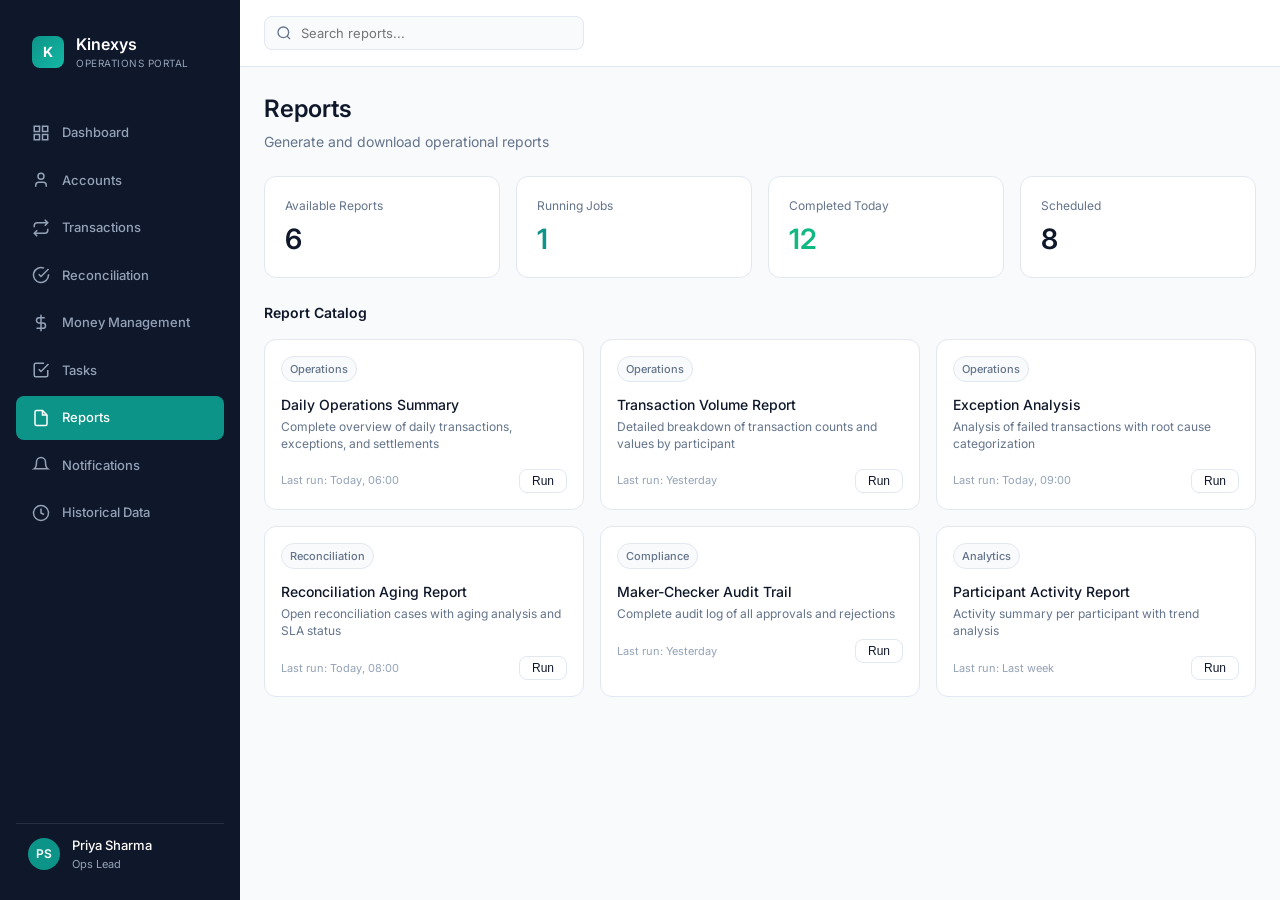
<file: reports.html>
<!DOCTYPE html>
<html lang="en">
<head>
  <meta charset="UTF-8">
  <meta name="viewport" content="width=device-width, initial-scale=1.0">
  <title>Reports - Kinexys Operations Portal</title>
  <link rel="stylesheet" href="styles.css">
  <link href="https://fonts.googleapis.com/css2?family=Inter:wght@400;500;600;700&display=swap" rel="stylesheet">
</head>
<body>
  <div class="app-container">
    <aside class="sidebar">
      <div class="sidebar-logo"><div class="sidebar-logo-icon">K</div><div><div class="sidebar-logo-text">Kinexys</div><div class="sidebar-logo-subtitle">Operations Portal</div></div></div>
      <nav class="sidebar-nav">
        <a href="index.html" class="nav-item"><svg viewBox="0 0 24 24" fill="none" stroke="currentColor" stroke-width="2"><rect x="3" y="3" width="7" height="7"/><rect x="14" y="3" width="7" height="7"/><rect x="14" y="14" width="7" height="7"/><rect x="3" y="14" width="7" height="7"/></svg>Dashboard</a>
        <a href="accounts.html" class="nav-item"><svg viewBox="0 0 24 24" fill="none" stroke="currentColor" stroke-width="2"><path d="M19 21v-2a4 4 0 0 0-4-4H9a4 4 0 0 0-4 4v2"/><circle cx="12" cy="7" r="4"/></svg>Accounts</a>
        <a href="transactions.html" class="nav-item"><svg viewBox="0 0 24 24" fill="none" stroke="currentColor" stroke-width="2"><path d="M17 1l4 4-4 4"/><path d="M3 11V9a4 4 0 0 1 4-4h14"/><path d="M7 23l-4-4 4-4"/><path d="M21 13v2a4 4 0 0 1-4 4H3"/></svg>Transactions</a>
        <a href="reconciliation.html" class="nav-item"><svg viewBox="0 0 24 24" fill="none" stroke="currentColor" stroke-width="2"><path d="M22 11.08V12a10 10 0 1 1-5.93-9.14"/><polyline points="22 4 12 14.01 9 11.01"/></svg>Reconciliation</a>
        <a href="money-management.html" class="nav-item"><svg viewBox="0 0 24 24" fill="none" stroke="currentColor" stroke-width="2"><line x1="12" y1="1" x2="12" y2="23"/><path d="M17 5H9.5a3.5 3.5 0 0 0 0 7h5a3.5 3.5 0 0 1 0 7H6"/></svg>Money Management</a>
        <a href="tasks.html" class="nav-item"><svg viewBox="0 0 24 24" fill="none" stroke="currentColor" stroke-width="2"><path d="M9 11l3 3L22 4"/><path d="M21 12v7a2 2 0 0 1-2 2H5a2 2 0 0 1-2-2V5a2 2 0 0 1 2-2h11"/></svg>Tasks</a>
        <a href="reports.html" class="nav-item active"><svg viewBox="0 0 24 24" fill="none" stroke="currentColor" stroke-width="2"><path d="M14 2H6a2 2 0 0 0-2 2v16a2 2 0 0 0 2 2h12a2 2 0 0 0 2-2V8z"/><polyline points="14 2 14 8 20 8"/></svg>Reports</a>
        <a href="notifications.html" class="nav-item"><svg viewBox="0 0 24 24" fill="none" stroke="currentColor" stroke-width="2"><path d="M18 8A6 6 0 0 0 6 8c0 7-3 9-3 9h18s-3-2-3-9"/></svg>Notifications</a>
        <a href="historical.html" class="nav-item"><svg viewBox="0 0 24 24" fill="none" stroke="currentColor" stroke-width="2"><circle cx="12" cy="12" r="10"/><polyline points="12 6 12 12 16 14"/></svg>Historical Data</a>
      </nav>
      <div class="sidebar-user"><div class="user-avatar">PS</div><div class="user-info"><div class="user-name">Priya Sharma</div><div class="user-role">Ops Lead</div></div></div>
    </aside>
    <main class="main-content">
      <header class="header"><div class="header-left"><div class="search-box"><svg viewBox="0 0 24 24" fill="none" stroke="currentColor" stroke-width="2"><circle cx="11" cy="11" r="8"/><path d="M21 21l-4.35-4.35"/></svg><input type="text" placeholder="Search reports..."></div></div></header>
      <div class="page-content">
        <div class="page-header"><h1 class="page-title">Reports</h1><p class="page-subtitle">Generate and download operational reports</p></div>
        <div class="grid-4 mb-6">
          <div class="metric-card"><div class="metric-card-header"><span class="metric-card-label">Available Reports</span></div><div class="metric-card-value">6</div></div>
          <div class="metric-card"><div class="metric-card-header"><span class="metric-card-label">Running Jobs</span></div><div class="metric-card-value text-accent">1</div></div>
          <div class="metric-card"><div class="metric-card-header"><span class="metric-card-label">Completed Today</span></div><div class="metric-card-value text-success">12</div></div>
          <div class="metric-card"><div class="metric-card-header"><span class="metric-card-label">Scheduled</span></div><div class="metric-card-value">8</div></div>
        </div>
        <h3 class="card-title mb-4">Report Catalog</h3>
        <div class="grid-3 mb-6">
          <div class="report-card"><div class="report-card-header"><span class="badge neutral">Operations</span></div><h4>Daily Operations Summary</h4><p>Complete overview of daily transactions, exceptions, and settlements</p><div class="report-card-footer"><span>Last run: Today, 06:00</span><button class="btn btn-sm btn-secondary">Run</button></div></div>
          <div class="report-card"><div class="report-card-header"><span class="badge neutral">Operations</span></div><h4>Transaction Volume Report</h4><p>Detailed breakdown of transaction counts and values by participant</p><div class="report-card-footer"><span>Last run: Yesterday</span><button class="btn btn-sm btn-secondary">Run</button></div></div>
          <div class="report-card"><div class="report-card-header"><span class="badge neutral">Operations</span></div><h4>Exception Analysis</h4><p>Analysis of failed transactions with root cause categorization</p><div class="report-card-footer"><span>Last run: Today, 09:00</span><button class="btn btn-sm btn-secondary">Run</button></div></div>
          <div class="report-card"><div class="report-card-header"><span class="badge neutral">Reconciliation</span></div><h4>Reconciliation Aging Report</h4><p>Open reconciliation cases with aging analysis and SLA status</p><div class="report-card-footer"><span>Last run: Today, 08:00</span><button class="btn btn-sm btn-secondary">Run</button></div></div>
          <div class="report-card"><div class="report-card-header"><span class="badge neutral">Compliance</span></div><h4>Maker-Checker Audit Trail</h4><p>Complete audit log of all approvals and rejections</p><div class="report-card-footer"><span>Last run: Yesterday</span><button class="btn btn-sm btn-secondary">Run</button></div></div>
          <div class="report-card"><div class="report-card-header"><span class="badge neutral">Analytics</span></div><h4>Participant Activity Report</h4><p>Activity summary per participant with trend analysis</p><div class="report-card-footer"><span>Last run: Last week</span><button class="btn btn-sm btn-secondary">Run</button></div></div>
        </div>
      </div>
    </main>
  </div>
  <script src="app.js"></script>
</body>
</html>
</file>
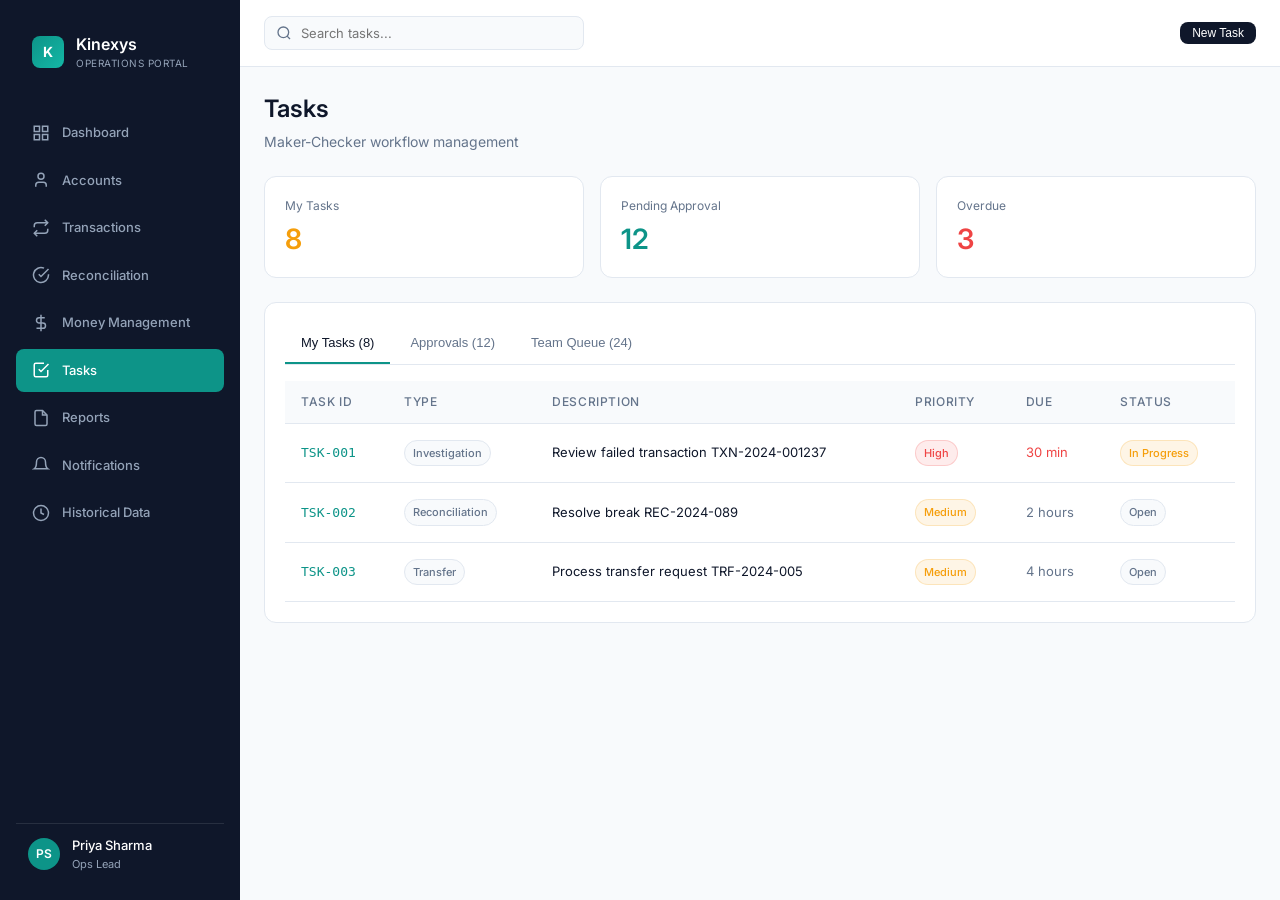
<file: tasks.html>
<!DOCTYPE html>
<html lang="en">
<head>
  <meta charset="UTF-8">
  <meta name="viewport" content="width=device-width, initial-scale=1.0">
  <title>Tasks - Kinexys Operations Portal</title>
  <link rel="stylesheet" href="styles.css">
  <link href="https://fonts.googleapis.com/css2?family=Inter:wght@400;500;600;700&display=swap" rel="stylesheet">
</head>
<body>
  <div class="app-container">
    <aside class="sidebar">
      <div class="sidebar-logo"><div class="sidebar-logo-icon">K</div><div><div class="sidebar-logo-text">Kinexys</div><div class="sidebar-logo-subtitle">Operations Portal</div></div></div>
      <nav class="sidebar-nav">
        <a href="index.html" class="nav-item"><svg viewBox="0 0 24 24" fill="none" stroke="currentColor" stroke-width="2"><rect x="3" y="3" width="7" height="7"/><rect x="14" y="3" width="7" height="7"/><rect x="14" y="14" width="7" height="7"/><rect x="3" y="14" width="7" height="7"/></svg>Dashboard</a>
        <a href="accounts.html" class="nav-item"><svg viewBox="0 0 24 24" fill="none" stroke="currentColor" stroke-width="2"><path d="M19 21v-2a4 4 0 0 0-4-4H9a4 4 0 0 0-4 4v2"/><circle cx="12" cy="7" r="4"/></svg>Accounts</a>
        <a href="transactions.html" class="nav-item"><svg viewBox="0 0 24 24" fill="none" stroke="currentColor" stroke-width="2"><path d="M17 1l4 4-4 4"/><path d="M3 11V9a4 4 0 0 1 4-4h14"/><path d="M7 23l-4-4 4-4"/><path d="M21 13v2a4 4 0 0 1-4 4H3"/></svg>Transactions</a>
        <a href="reconciliation.html" class="nav-item"><svg viewBox="0 0 24 24" fill="none" stroke="currentColor" stroke-width="2"><path d="M22 11.08V12a10 10 0 1 1-5.93-9.14"/><polyline points="22 4 12 14.01 9 11.01"/></svg>Reconciliation</a>
        <a href="money-management.html" class="nav-item"><svg viewBox="0 0 24 24" fill="none" stroke="currentColor" stroke-width="2"><line x1="12" y1="1" x2="12" y2="23"/><path d="M17 5H9.5a3.5 3.5 0 0 0 0 7h5a3.5 3.5 0 0 1 0 7H6"/></svg>Money Management</a>
        <a href="tasks.html" class="nav-item active"><svg viewBox="0 0 24 24" fill="none" stroke="currentColor" stroke-width="2"><path d="M9 11l3 3L22 4"/><path d="M21 12v7a2 2 0 0 1-2 2H5a2 2 0 0 1-2-2V5a2 2 0 0 1 2-2h11"/></svg>Tasks</a>
        <a href="reports.html" class="nav-item"><svg viewBox="0 0 24 24" fill="none" stroke="currentColor" stroke-width="2"><path d="M14 2H6a2 2 0 0 0-2 2v16a2 2 0 0 0 2 2h12a2 2 0 0 0 2-2V8z"/><polyline points="14 2 14 8 20 8"/></svg>Reports</a>
        <a href="notifications.html" class="nav-item"><svg viewBox="0 0 24 24" fill="none" stroke="currentColor" stroke-width="2"><path d="M18 8A6 6 0 0 0 6 8c0 7-3 9-3 9h18s-3-2-3-9"/></svg>Notifications</a>
        <a href="historical.html" class="nav-item"><svg viewBox="0 0 24 24" fill="none" stroke="currentColor" stroke-width="2"><circle cx="12" cy="12" r="10"/><polyline points="12 6 12 12 16 14"/></svg>Historical Data</a>
      </nav>
      <div class="sidebar-user"><div class="user-avatar">PS</div><div class="user-info"><div class="user-name">Priya Sharma</div><div class="user-role">Ops Lead</div></div></div>
    </aside>
    <main class="main-content">
      <header class="header"><div class="header-left"><div class="search-box"><svg viewBox="0 0 24 24" fill="none" stroke="currentColor" stroke-width="2"><circle cx="11" cy="11" r="8"/><path d="M21 21l-4.35-4.35"/></svg><input type="text" placeholder="Search tasks..."></div></div><div class="header-right"><button class="btn btn-primary btn-sm">New Task</button></div></header>
      <div class="page-content">
        <div class="page-header"><h1 class="page-title">Tasks</h1><p class="page-subtitle">Maker-Checker workflow management</p></div>
        <div class="grid-3 mb-6">
          <div class="metric-card"><div class="metric-card-header"><span class="metric-card-label">My Tasks</span></div><div class="metric-card-value text-warning">8</div></div>
          <div class="metric-card"><div class="metric-card-header"><span class="metric-card-label">Pending Approval</span></div><div class="metric-card-value text-accent">12</div></div>
          <div class="metric-card"><div class="metric-card-header"><span class="metric-card-label">Overdue</span></div><div class="metric-card-value text-error">3</div></div>
        </div>
        <div class="card">
          <div class="tabs-container">
            <div class="tabs"><button class="tab-btn active" data-tab="my-tasks">My Tasks (8)</button><button class="tab-btn" data-tab="approvals">Approvals (12)</button><button class="tab-btn" data-tab="team">Team Queue (24)</button></div>
            <div id="my-tasks" class="tab-content active">
              <table class="data-table">
                <thead><tr><th>Task ID</th><th>Type</th><th>Description</th><th>Priority</th><th>Due</th><th>Status</th></tr></thead>
                <tbody>
                  <tr><td class="mono text-accent">TSK-001</td><td><span class="badge neutral">Investigation</span></td><td>Review failed transaction TXN-2024-001237</td><td><span class="badge error">High</span></td><td class="text-error">30 min</td><td><span class="badge warning">In Progress</span></td></tr>
                  <tr><td class="mono text-accent">TSK-002</td><td><span class="badge neutral">Reconciliation</span></td><td>Resolve break REC-2024-089</td><td><span class="badge warning">Medium</span></td><td class="text-muted">2 hours</td><td><span class="badge neutral">Open</span></td></tr>
                  <tr><td class="mono text-accent">TSK-003</td><td><span class="badge neutral">Transfer</span></td><td>Process transfer request TRF-2024-005</td><td><span class="badge warning">Medium</span></td><td class="text-muted">4 hours</td><td><span class="badge neutral">Open</span></td></tr>
                </tbody>
              </table>
            </div>
            <div id="approvals" class="tab-content">
              <table class="data-table">
                <thead><tr><th>Task ID</th><th>Type</th><th>Submitted By</th><th>Amount</th><th>Submitted</th><th>Actions</th></tr></thead>
                <tbody>
                  <tr><td class="mono text-accent">APR-001</td><td><span class="badge neutral">Transfer</span></td><td>Rahul Verma</td><td class="mono">₹2.5 Cr</td><td>10 min ago</td><td><button class="btn btn-sm btn-accent">Approve</button> <button class="btn btn-sm btn-secondary">Reject</button></td></tr>
                  <tr><td class="mono text-accent">APR-002</td><td><span class="badge neutral">Adjustment</span></td><td>Anjali Gupta</td><td class="mono">₹45 L</td><td>25 min ago</td><td><button class="btn btn-sm btn-accent">Approve</button> <button class="btn btn-sm btn-secondary">Reject</button></td></tr>
                </tbody>
              </table>
            </div>
            <div id="team" class="tab-content"><p class="text-muted" style="padding: var(--space-4);">Team queue tasks will appear here...</p></div>
          </div>
        </div>
      </div>
    </main>
  </div>
  <script src="app.js"></script>
</body>
</html>
</file>
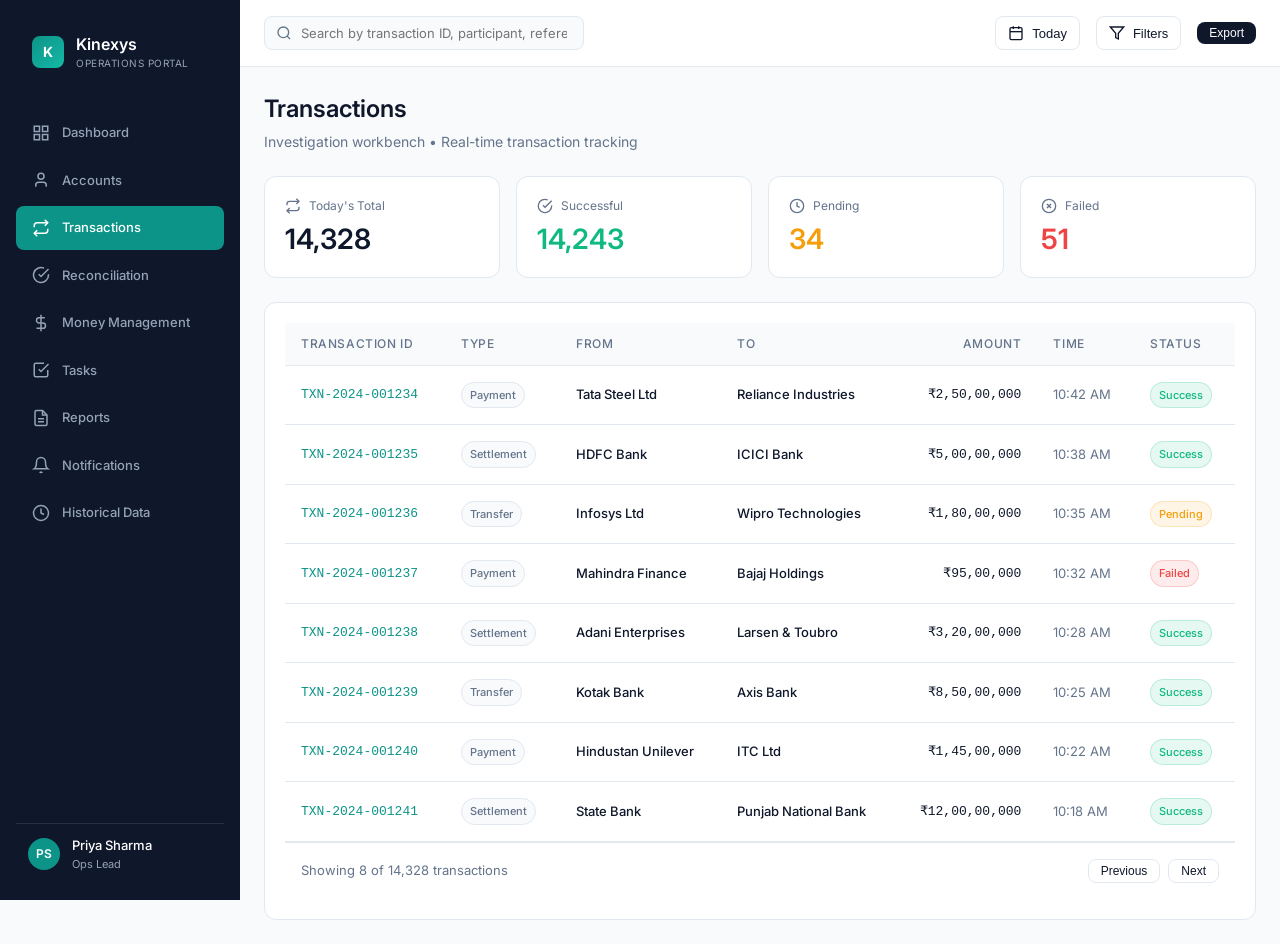
<file: transactions.html>
<!DOCTYPE html>
<html lang="en">
<head>
  <meta charset="UTF-8">
  <meta name="viewport" content="width=device-width, initial-scale=1.0">
  <title>Transactions - Kinexys Operations Portal</title>
  <link rel="stylesheet" href="styles.css">
  <link href="https://fonts.googleapis.com/css2?family=Inter:wght@400;500;600;700&display=swap" rel="stylesheet">
</head>
<body>
  <div class="app-container">
    <!-- Sidebar -->
    <aside class="sidebar">
      <div class="sidebar-logo">
        <div class="sidebar-logo-icon">K</div>
        <div>
          <div class="sidebar-logo-text">Kinexys</div>
          <div class="sidebar-logo-subtitle">Operations Portal</div>
        </div>
      </div>
      
      <nav class="sidebar-nav">
        <a href="index.html" class="nav-item">
          <svg viewBox="0 0 24 24" fill="none" stroke="currentColor" stroke-width="2"><rect x="3" y="3" width="7" height="7"/><rect x="14" y="3" width="7" height="7"/><rect x="14" y="14" width="7" height="7"/><rect x="3" y="14" width="7" height="7"/></svg>
          Dashboard
        </a>
        <a href="accounts.html" class="nav-item">
          <svg viewBox="0 0 24 24" fill="none" stroke="currentColor" stroke-width="2"><path d="M19 21v-2a4 4 0 0 0-4-4H9a4 4 0 0 0-4 4v2"/><circle cx="12" cy="7" r="4"/></svg>
          Accounts
        </a>
        <a href="transactions.html" class="nav-item active">
          <svg viewBox="0 0 24 24" fill="none" stroke="currentColor" stroke-width="2"><path d="M17 1l4 4-4 4"/><path d="M3 11V9a4 4 0 0 1 4-4h14"/><path d="M7 23l-4-4 4-4"/><path d="M21 13v2a4 4 0 0 1-4 4H3"/></svg>
          Transactions
        </a>
        <a href="reconciliation.html" class="nav-item">
          <svg viewBox="0 0 24 24" fill="none" stroke="currentColor" stroke-width="2"><path d="M22 11.08V12a10 10 0 1 1-5.93-9.14"/><polyline points="22 4 12 14.01 9 11.01"/></svg>
          Reconciliation
        </a>
        <a href="money-management.html" class="nav-item">
          <svg viewBox="0 0 24 24" fill="none" stroke="currentColor" stroke-width="2"><line x1="12" y1="1" x2="12" y2="23"/><path d="M17 5H9.5a3.5 3.5 0 0 0 0 7h5a3.5 3.5 0 0 1 0 7H6"/></svg>
          Money Management
        </a>
        <a href="tasks.html" class="nav-item">
          <svg viewBox="0 0 24 24" fill="none" stroke="currentColor" stroke-width="2"><path d="M9 11l3 3L22 4"/><path d="M21 12v7a2 2 0 0 1-2 2H5a2 2 0 0 1-2-2V5a2 2 0 0 1 2-2h11"/></svg>
          Tasks
        </a>
        <a href="reports.html" class="nav-item">
          <svg viewBox="0 0 24 24" fill="none" stroke="currentColor" stroke-width="2"><path d="M14 2H6a2 2 0 0 0-2 2v16a2 2 0 0 0 2 2h12a2 2 0 0 0 2-2V8z"/><polyline points="14 2 14 8 20 8"/><line x1="16" y1="13" x2="8" y2="13"/><line x1="16" y1="17" x2="8" y2="17"/></svg>
          Reports
        </a>
        <a href="notifications.html" class="nav-item">
          <svg viewBox="0 0 24 24" fill="none" stroke="currentColor" stroke-width="2"><path d="M18 8A6 6 0 0 0 6 8c0 7-3 9-3 9h18s-3-2-3-9"/><path d="M13.73 21a2 2 0 0 1-3.46 0"/></svg>
          Notifications
        </a>
        <a href="historical.html" class="nav-item">
          <svg viewBox="0 0 24 24" fill="none" stroke="currentColor" stroke-width="2"><circle cx="12" cy="12" r="10"/><polyline points="12 6 12 12 16 14"/></svg>
          Historical Data
        </a>
      </nav>
      
      <div class="sidebar-user">
        <div class="user-avatar">PS</div>
        <div class="user-info">
          <div class="user-name">Priya Sharma</div>
          <div class="user-role">Ops Lead</div>
        </div>
      </div>
    </aside>

    <!-- Main Content -->
    <main class="main-content">
      <!-- Header -->
      <header class="header">
        <div class="header-left">
          <div class="search-box">
            <svg viewBox="0 0 24 24" fill="none" stroke="currentColor" stroke-width="2"><circle cx="11" cy="11" r="8"/><path d="M21 21l-4.35-4.35"/></svg>
            <input type="text" placeholder="Search by transaction ID, participant, reference..." class="search-input" data-table="txn-table">
          </div>
        </div>
        <div class="header-right">
          <button class="header-btn">
            <svg viewBox="0 0 24 24" fill="none" stroke="currentColor" stroke-width="2" width="16" height="16"><rect x="3" y="4" width="18" height="18" rx="2" ry="2"/><line x1="16" y1="2" x2="16" y2="6"/><line x1="8" y1="2" x2="8" y2="6"/><line x1="3" y1="10" x2="21" y2="10"/></svg>
            Today
          </button>
          <button class="header-btn">
            <svg viewBox="0 0 24 24" fill="none" stroke="currentColor" stroke-width="2" width="16" height="16"><polygon points="22 3 2 3 10 12.46 10 19 14 21 14 12.46 22 3"/></svg>
            Filters
          </button>
          <button class="btn btn-primary btn-sm">Export</button>
        </div>
      </header>

      <!-- Page Content -->
      <div class="page-content">
        <div class="page-header">
          <h1 class="page-title">Transactions</h1>
          <p class="page-subtitle">Investigation workbench • Real-time transaction tracking</p>
        </div>

        <!-- Stats -->
        <div class="grid-4 mb-6">
          <div class="metric-card">
            <div class="metric-card-header">
              <svg viewBox="0 0 24 24" fill="none" stroke="currentColor" stroke-width="2"><path d="M17 1l4 4-4 4"/><path d="M3 11V9a4 4 0 0 1 4-4h14"/><path d="M7 23l-4-4 4-4"/><path d="M21 13v2a4 4 0 0 1-4 4H3"/></svg>
              <span class="metric-card-label">Today's Total</span>
            </div>
            <div class="metric-card-value">14,328</div>
          </div>
          <div class="metric-card">
            <div class="metric-card-header">
              <svg viewBox="0 0 24 24" fill="none" stroke="currentColor" stroke-width="2"><path d="M22 11.08V12a10 10 0 1 1-5.93-9.14"/><polyline points="22 4 12 14.01 9 11.01"/></svg>
              <span class="metric-card-label">Successful</span>
            </div>
            <div class="metric-card-value text-success">14,243</div>
          </div>
          <div class="metric-card">
            <div class="metric-card-header">
              <svg viewBox="0 0 24 24" fill="none" stroke="currentColor" stroke-width="2"><circle cx="12" cy="12" r="10"/><polyline points="12 6 12 12 16 14"/></svg>
              <span class="metric-card-label">Pending</span>
            </div>
            <div class="metric-card-value text-warning">34</div>
          </div>
          <div class="metric-card">
            <div class="metric-card-header">
              <svg viewBox="0 0 24 24" fill="none" stroke="currentColor" stroke-width="2"><circle cx="12" cy="12" r="10"/><line x1="15" y1="9" x2="9" y2="15"/><line x1="9" y1="9" x2="15" y2="15"/></svg>
              <span class="metric-card-label">Failed</span>
            </div>
            <div class="metric-card-value text-error">51</div>
          </div>
        </div>

        <!-- Transactions Table -->
        <div class="card">
          <table class="data-table" id="txn-table">
            <thead>
              <tr>
                <th>Transaction ID</th>
                <th>Type</th>
                <th>From</th>
                <th>To</th>
                <th style="text-align: right;">Amount</th>
                <th>Time</th>
                <th>Status</th>
              </tr>
            </thead>
            <tbody>
              <tr onclick="handleRowClick('transaction', 'TXN-001')">
                <td class="mono text-accent">TXN-2024-001234</td>
                <td><span class="badge neutral">Payment</span></td>
                <td class="font-medium">Tata Steel Ltd</td>
                <td class="font-medium">Reliance Industries</td>
                <td class="mono text-right">₹2,50,00,000</td>
                <td class="text-muted">10:42 AM</td>
                <td><span class="badge success">Success</span></td>
              </tr>
              <tr onclick="handleRowClick('transaction', 'TXN-002')">
                <td class="mono text-accent">TXN-2024-001235</td>
                <td><span class="badge neutral">Settlement</span></td>
                <td class="font-medium">HDFC Bank</td>
                <td class="font-medium">ICICI Bank</td>
                <td class="mono text-right">₹5,00,00,000</td>
                <td class="text-muted">10:38 AM</td>
                <td><span class="badge success">Success</span></td>
              </tr>
              <tr onclick="handleRowClick('transaction', 'TXN-003')">
                <td class="mono text-accent">TXN-2024-001236</td>
                <td><span class="badge neutral">Transfer</span></td>
                <td class="font-medium">Infosys Ltd</td>
                <td class="font-medium">Wipro Technologies</td>
                <td class="mono text-right">₹1,80,00,000</td>
                <td class="text-muted">10:35 AM</td>
                <td><span class="badge warning">Pending</span></td>
              </tr>
              <tr onclick="handleRowClick('transaction', 'TXN-004')">
                <td class="mono text-accent">TXN-2024-001237</td>
                <td><span class="badge neutral">Payment</span></td>
                <td class="font-medium">Mahindra Finance</td>
                <td class="font-medium">Bajaj Holdings</td>
                <td class="mono text-right">₹95,00,000</td>
                <td class="text-muted">10:32 AM</td>
                <td><span class="badge error">Failed</span></td>
              </tr>
              <tr onclick="handleRowClick('transaction', 'TXN-005')">
                <td class="mono text-accent">TXN-2024-001238</td>
                <td><span class="badge neutral">Settlement</span></td>
                <td class="font-medium">Adani Enterprises</td>
                <td class="font-medium">Larsen & Toubro</td>
                <td class="mono text-right">₹3,20,00,000</td>
                <td class="text-muted">10:28 AM</td>
                <td><span class="badge success">Success</span></td>
              </tr>
              <tr onclick="handleRowClick('transaction', 'TXN-006')">
                <td class="mono text-accent">TXN-2024-001239</td>
                <td><span class="badge neutral">Transfer</span></td>
                <td class="font-medium">Kotak Bank</td>
                <td class="font-medium">Axis Bank</td>
                <td class="mono text-right">₹8,50,00,000</td>
                <td class="text-muted">10:25 AM</td>
                <td><span class="badge success">Success</span></td>
              </tr>
              <tr onclick="handleRowClick('transaction', 'TXN-007')">
                <td class="mono text-accent">TXN-2024-001240</td>
                <td><span class="badge neutral">Payment</span></td>
                <td class="font-medium">Hindustan Unilever</td>
                <td class="font-medium">ITC Ltd</td>
                <td class="mono text-right">₹1,45,00,000</td>
                <td class="text-muted">10:22 AM</td>
                <td><span class="badge success">Success</span></td>
              </tr>
              <tr onclick="handleRowClick('transaction', 'TXN-008')">
                <td class="mono text-accent">TXN-2024-001241</td>
                <td><span class="badge neutral">Settlement</span></td>
                <td class="font-medium">State Bank</td>
                <td class="font-medium">Punjab National Bank</td>
                <td class="mono text-right">₹12,00,00,000</td>
                <td class="text-muted">10:18 AM</td>
                <td><span class="badge success">Success</span></td>
              </tr>
            </tbody>
          </table>
          <div class="flex justify-between items-center" style="padding: var(--space-4); border-top: 1px solid var(--border);">
            <span class="text-sm text-muted">Showing 8 of 14,328 transactions</span>
            <div class="flex gap-2">
              <button class="btn btn-secondary btn-sm" disabled>Previous</button>
              <button class="btn btn-secondary btn-sm">Next</button>
            </div>
          </div>
        </div>
      </div>
    </main>
  </div>

  <script src="app.js"></script>
</body>
</html>
</file>
<file: styles.css>
/* Kinexys Operations Portal - Standalone CSS */
* {
  margin: 0;
  padding: 0;
  box-sizing: border-box;
}

:root {
  /* Colors */
  --primary: #0f172a;
  --primary-light: #1e293b;
  --accent: #0d9488;
  --accent-light: #14b8a6;
  --success: #10b981;
  --warning: #f59e0b;
  --error: #ef4444;
  --background: #f8fafc;
  --card: #ffffff;
  --border: #e2e8f0;
  --text: #0f172a;
  --text-muted: #64748b;
  --text-light: #94a3b8;
  
  /* Spacing */
  --space-1: 0.25rem;
  --space-2: 0.5rem;
  --space-3: 0.75rem;
  --space-4: 1rem;
  --space-5: 1.25rem;
  --space-6: 1.5rem;
  --space-8: 2rem;
  
  /* Border Radius */
  --radius-sm: 0.375rem;
  --radius-md: 0.5rem;
  --radius-lg: 0.75rem;
  
  /* Shadows */
  --shadow-sm: 0 1px 2px 0 rgb(0 0 0 / 0.05);
  --shadow-md: 0 4px 6px -1px rgb(0 0 0 / 0.1);
}

body {
  font-family: 'Inter', -apple-system, BlinkMacSystemFont, 'Segoe UI', Roboto, sans-serif;
  background-color: var(--background);
  color: var(--text);
  line-height: 1.5;
  font-size: 14px;
}

/* Layout */
.app-container {
  display: flex;
  min-height: 100vh;
}

/* Sidebar */
.sidebar {
  width: 240px;
  background-color: var(--primary);
  color: white;
  padding: var(--space-4);
  display: flex;
  flex-direction: column;
  position: fixed;
  height: 100vh;
  left: 0;
  top: 0;
}

.sidebar-logo {
  display: flex;
  align-items: center;
  gap: var(--space-3);
  padding: var(--space-4);
  margin-bottom: var(--space-6);
}

.sidebar-logo-icon {
  width: 32px;
  height: 32px;
  background: linear-gradient(135deg, var(--accent), var(--accent-light));
  border-radius: var(--radius-md);
  display: flex;
  align-items: center;
  justify-content: center;
  font-weight: 700;
  font-size: 14px;
}

.sidebar-logo-text {
  font-weight: 600;
  font-size: 16px;
}

.sidebar-logo-subtitle {
  font-size: 10px;
  color: var(--text-light);
  text-transform: uppercase;
  letter-spacing: 0.05em;
}

.sidebar-nav {
  flex: 1;
  display: flex;
  flex-direction: column;
  gap: var(--space-1);
}

.nav-item {
  display: flex;
  align-items: center;
  gap: var(--space-3);
  padding: var(--space-3) var(--space-4);
  border-radius: var(--radius-md);
  color: var(--text-light);
  text-decoration: none;
  font-size: 13px;
  font-weight: 500;
  transition: all 0.15s ease;
}

.nav-item:hover {
  background-color: rgba(255, 255, 255, 0.1);
  color: white;
}

.nav-item.active {
  background-color: var(--accent);
  color: white;
}

.nav-item svg {
  width: 18px;
  height: 18px;
  flex-shrink: 0;
}

.sidebar-user {
  display: flex;
  align-items: center;
  gap: var(--space-3);
  padding: var(--space-3);
  border-top: 1px solid rgba(255, 255, 255, 0.1);
  margin-top: var(--space-4);
}

.user-avatar {
  width: 32px;
  height: 32px;
  background-color: var(--accent);
  border-radius: 50%;
  display: flex;
  align-items: center;
  justify-content: center;
  font-weight: 600;
  font-size: 12px;
}

.user-info {
  flex: 1;
}

.user-name {
  font-size: 13px;
  font-weight: 500;
}

.user-role {
  font-size: 11px;
  color: var(--text-light);
}

/* Main Content */
.main-content {
  margin-left: 240px;
  flex: 1;
  display: flex;
  flex-direction: column;
}

/* Header */
.header {
  background-color: var(--card);
  border-bottom: 1px solid var(--border);
  padding: var(--space-4) var(--space-6);
  display: flex;
  align-items: center;
  justify-content: space-between;
  position: sticky;
  top: 0;
  z-index: 10;
}

.header-left {
  display: flex;
  align-items: center;
  gap: var(--space-4);
}

.search-box {
  position: relative;
  width: 320px;
}

.search-box input {
  width: 100%;
  padding: var(--space-2) var(--space-4);
  padding-left: 36px;
  border: 1px solid var(--border);
  border-radius: var(--radius-md);
  font-size: 13px;
  background-color: var(--background);
}

.search-box input:focus {
  outline: none;
  border-color: var(--accent);
}

.search-box svg {
  position: absolute;
  left: 12px;
  top: 50%;
  transform: translateY(-50%);
  width: 16px;
  height: 16px;
  color: var(--text-muted);
}

.header-right {
  display: flex;
  align-items: center;
  gap: var(--space-4);
}

.header-btn {
  display: flex;
  align-items: center;
  gap: var(--space-2);
  padding: var(--space-2) var(--space-3);
  border: 1px solid var(--border);
  border-radius: var(--radius-md);
  background: var(--card);
  font-size: 13px;
  cursor: pointer;
  color: var(--text);
}

.header-btn:hover {
  background-color: var(--background);
}

.notification-badge {
  position: relative;
}

.notification-badge .badge {
  position: absolute;
  top: -4px;
  right: -4px;
  width: 16px;
  height: 16px;
  background-color: var(--error);
  color: white;
  border-radius: 50%;
  font-size: 10px;
  display: flex;
  align-items: center;
  justify-content: center;
}

/* Page Content */
.page-content {
  padding: var(--space-6);
}

.page-header {
  margin-bottom: var(--space-6);
}

.page-title {
  font-size: 24px;
  font-weight: 600;
  color: var(--text);
  margin-bottom: var(--space-1);
}

.page-subtitle {
  font-size: 14px;
  color: var(--text-muted);
}

/* Cards */
.card {
  background-color: var(--card);
  border: 1px solid var(--border);
  border-radius: var(--radius-lg);
  padding: var(--space-5);
}

.card-header {
  display: flex;
  align-items: center;
  justify-content: space-between;
  margin-bottom: var(--space-4);
  padding-bottom: var(--space-4);
  border-bottom: 1px solid var(--border);
}

.card-title {
  font-size: 14px;
  font-weight: 600;
}

/* Metric Cards */
.metric-card {
  background-color: var(--card);
  border: 1px solid var(--border);
  border-radius: var(--radius-lg);
  padding: var(--space-5);
}

.metric-card-header {
  display: flex;
  align-items: center;
  gap: var(--space-2);
  margin-bottom: var(--space-2);
}

.metric-card-header svg {
  width: 16px;
  height: 16px;
  color: var(--text-muted);
}

.metric-card-label {
  font-size: 12px;
  color: var(--text-muted);
}

.metric-card-value {
  font-size: 28px;
  font-weight: 600;
  line-height: 1.2;
}

.metric-card-trend {
  display: flex;
  align-items: center;
  gap: var(--space-1);
  margin-top: var(--space-2);
  font-size: 12px;
}

.metric-card-trend.up {
  color: var(--success);
}

.metric-card-trend.down {
  color: var(--error);
}

/* Grid Layouts */
.grid-2 { display: grid; grid-template-columns: repeat(2, 1fr); gap: var(--space-4); }
.grid-3 { display: grid; grid-template-columns: repeat(3, 1fr); gap: var(--space-4); }
.grid-4 { display: grid; grid-template-columns: repeat(4, 1fr); gap: var(--space-4); }
.grid-1-2 { display: grid; grid-template-columns: 1fr 2fr; gap: var(--space-6); }
.grid-2-1 { display: grid; grid-template-columns: 2fr 1fr; gap: var(--space-6); }

/* Health Strip */
.health-strip {
  display: grid;
  grid-template-columns: repeat(4, 1fr);
  gap: var(--space-4);
  padding: var(--space-4);
  background-color: var(--card);
  border: 1px solid var(--border);
  border-radius: var(--radius-lg);
  margin-bottom: var(--space-6);
}

.health-item {
  display: flex;
  align-items: center;
  gap: var(--space-3);
  padding: var(--space-3);
  border-radius: var(--radius-md);
}

.health-item.success { background-color: rgba(16, 185, 129, 0.1); }
.health-item.warning { background-color: rgba(245, 158, 11, 0.1); }
.health-item.error { background-color: rgba(239, 68, 68, 0.1); }

.health-indicator {
  width: 40px;
  height: 40px;
  border-radius: var(--radius-md);
  display: flex;
  align-items: center;
  justify-content: center;
}

.health-indicator.success { background-color: var(--success); color: white; }
.health-indicator.warning { background-color: var(--warning); color: white; }
.health-indicator.error { background-color: var(--error); color: white; }

.health-label {
  font-size: 12px;
  color: var(--text-muted);
}

.health-value {
  font-weight: 600;
  font-size: 14px;
}

/* Tables */
.data-table {
  width: 100%;
  border-collapse: collapse;
}

.data-table th {
  text-align: left;
  padding: var(--space-3) var(--space-4);
  font-size: 12px;
  font-weight: 500;
  color: var(--text-muted);
  text-transform: uppercase;
  letter-spacing: 0.05em;
  background-color: var(--background);
  border-bottom: 1px solid var(--border);
}

.data-table td {
  padding: var(--space-4);
  font-size: 13px;
  border-bottom: 1px solid var(--border);
}

.data-table tr:hover {
  background-color: rgba(0, 0, 0, 0.02);
  cursor: pointer;
}

.data-table .mono {
  font-family: 'SF Mono', 'Monaco', 'Consolas', monospace;
}

.data-table .text-right {
  text-align: right;
}

/* Badges */
.badge {
  display: inline-flex;
  align-items: center;
  gap: var(--space-1);
  padding: var(--space-1) var(--space-2);
  border-radius: 9999px;
  font-size: 11px;
  font-weight: 500;
  border: 1px solid;
}

.badge.success {
  background-color: rgba(16, 185, 129, 0.1);
  color: var(--success);
  border-color: rgba(16, 185, 129, 0.2);
}

.badge.warning {
  background-color: rgba(245, 158, 11, 0.1);
  color: var(--warning);
  border-color: rgba(245, 158, 11, 0.2);
}

.badge.error {
  background-color: rgba(239, 68, 68, 0.1);
  color: var(--error);
  border-color: rgba(239, 68, 68, 0.2);
}

.badge.info {
  background-color: rgba(13, 148, 136, 0.1);
  color: var(--accent);
  border-color: rgba(13, 148, 136, 0.2);
}

.badge.neutral {
  background-color: var(--background);
  color: var(--text-muted);
  border-color: var(--border);
}

/* Buttons */
.btn {
  display: inline-flex;
  align-items: center;
  justify-content: center;
  gap: var(--space-2);
  padding: var(--space-2) var(--space-4);
  border-radius: var(--radius-md);
  font-size: 13px;
  font-weight: 500;
  cursor: pointer;
  border: none;
  transition: all 0.15s ease;
}

.btn-primary {
  background-color: var(--primary);
  color: white;
}

.btn-primary:hover {
  background-color: var(--primary-light);
}

.btn-secondary {
  background-color: var(--card);
  color: var(--text);
  border: 1px solid var(--border);
}

.btn-secondary:hover {
  background-color: var(--background);
}

.btn-accent {
  background-color: var(--accent);
  color: white;
}

.btn-accent:hover {
  background-color: var(--accent-light);
}

.btn-sm {
  padding: var(--space-1) var(--space-3);
  font-size: 12px;
}

.btn-icon {
  padding: var(--space-2);
}

/* Form Elements */
input, select, textarea {
  font-family: inherit;
  font-size: 13px;
}

.form-group {
  margin-bottom: var(--space-4);
}

.form-label {
  display: block;
  font-size: 12px;
  font-weight: 500;
  color: var(--text-muted);
  margin-bottom: var(--space-1);
}

.form-input {
  width: 100%;
  padding: var(--space-2) var(--space-3);
  border: 1px solid var(--border);
  border-radius: var(--radius-md);
  background-color: var(--card);
}

.form-input:focus {
  outline: none;
  border-color: var(--accent);
}

.form-select {
  width: 100%;
  padding: var(--space-2) var(--space-3);
  border: 1px solid var(--border);
  border-radius: var(--radius-md);
  background-color: var(--card);
  cursor: pointer;
}

/* Tabs */
.tabs {
  display: flex;
  gap: var(--space-1);
  border-bottom: 1px solid var(--border);
  margin-bottom: var(--space-4);
}

.tab-btn {
  padding: var(--space-3) var(--space-4);
  font-size: 13px;
  font-weight: 500;
  color: var(--text-muted);
  background: none;
  border: none;
  border-bottom: 2px solid transparent;
  cursor: pointer;
  transition: all 0.15s ease;
}

.tab-btn:hover {
  color: var(--text);
}

.tab-btn.active {
  color: var(--primary);
  border-bottom-color: var(--accent);
}

.tab-content {
  display: none;
}

.tab-content.active {
  display: block;
}

/* Chart Placeholder */
.chart-container {
  background-color: var(--card);
  border: 1px solid var(--border);
  border-radius: var(--radius-lg);
  padding: var(--space-5);
}

.chart-header {
  display: flex;
  align-items: center;
  justify-content: space-between;
  margin-bottom: var(--space-4);
}

.chart-placeholder {
  height: 280px;
  background: linear-gradient(to top, rgba(13, 148, 136, 0.1), transparent);
  border-radius: var(--radius-md);
  display: flex;
  align-items: flex-end;
  justify-content: space-around;
  padding: var(--space-4);
}

.chart-bar {
  width: 24px;
  background: linear-gradient(to top, var(--accent), var(--accent-light));
  border-radius: var(--radius-sm) var(--radius-sm) 0 0;
  transition: all 0.3s ease;
}

.chart-bar:hover {
  opacity: 0.8;
}

/* Step Indicator */
.steps {
  display: flex;
  align-items: center;
  gap: var(--space-2);
  margin-bottom: var(--space-6);
}

.step {
  width: 28px;
  height: 28px;
  border-radius: 50%;
  display: flex;
  align-items: center;
  justify-content: center;
  font-size: 12px;
  font-weight: 600;
  background-color: var(--background);
  color: var(--text-muted);
  border: 2px solid var(--border);
}

.step.active {
  background-color: var(--primary);
  color: white;
  border-color: var(--primary);
}

.step.completed {
  background-color: var(--success);
  color: white;
  border-color: var(--success);
}

.step-line {
  width: 40px;
  height: 2px;
  background-color: var(--border);
}

.step-line.completed {
  background-color: var(--success);
}

/* Notification Items */
.notification-item {
  display: flex;
  align-items: flex-start;
  gap: var(--space-4);
  padding: var(--space-4);
  border-bottom: 1px solid var(--border);
  transition: background-color 0.15s ease;
}

.notification-item:hover {
  background-color: rgba(0, 0, 0, 0.02);
}

.notification-item.unread {
  background-color: rgba(13, 148, 136, 0.05);
}

.notification-icon {
  width: 40px;
  height: 40px;
  border-radius: var(--radius-md);
  display: flex;
  align-items: center;
  justify-content: center;
  flex-shrink: 0;
}

.notification-content {
  flex: 1;
}

.notification-title {
  font-weight: 500;
  font-size: 14px;
  margin-bottom: var(--space-1);
}

.notification-message {
  font-size: 12px;
  color: var(--text-muted);
  margin-bottom: var(--space-2);
}

.notification-meta {
  display: flex;
  align-items: center;
  gap: var(--space-3);
}

/* Alert Banner */
.alert-banner {
  display: flex;
  align-items: center;
  gap: var(--space-3);
  padding: var(--space-4);
  border-radius: var(--radius-lg);
  margin-bottom: var(--space-6);
}

.alert-banner.info {
  background-color: rgba(13, 148, 136, 0.1);
  border: 1px solid rgba(13, 148, 136, 0.2);
}

.alert-banner.warning {
  background-color: rgba(245, 158, 11, 0.1);
  border: 1px solid rgba(245, 158, 11, 0.2);
}

/* Transfer Item */
.transfer-item {
  display: flex;
  align-items: center;
  justify-content: space-between;
  padding: var(--space-4);
  border-bottom: 1px solid var(--border);
  transition: background-color 0.15s ease;
}

.transfer-item:hover {
  background-color: rgba(0, 0, 0, 0.02);
  cursor: pointer;
}

.transfer-info {
  display: flex;
  align-items: center;
  gap: var(--space-4);
}

.transfer-icon {
  width: 40px;
  height: 40px;
  background-color: rgba(13, 148, 136, 0.1);
  border-radius: var(--radius-lg);
  display: flex;
  align-items: center;
  justify-content: center;
  color: var(--accent);
}

.transfer-details h4 {
  font-size: 14px;
  font-weight: 500;
  margin-bottom: var(--space-1);
}

.transfer-details p {
  font-size: 12px;
  color: var(--text-muted);
}

.transfer-right {
  display: flex;
  align-items: center;
  gap: var(--space-4);
}

.transfer-amount {
  font-family: 'SF Mono', 'Monaco', 'Consolas', monospace;
  font-weight: 500;
  text-align: right;
}

/* Workload Queue */
.workload-item {
  display: flex;
  align-items: center;
  justify-content: space-between;
  padding: var(--space-3) 0;
  border-bottom: 1px solid var(--border);
}

.workload-item:last-child {
  border-bottom: none;
}

.workload-label {
  font-size: 13px;
  color: var(--text);
}

.workload-description {
  font-size: 11px;
  color: var(--text-muted);
}

.workload-count {
  font-size: 18px;
  font-weight: 600;
}

/* Report Card */
.report-card {
  background-color: var(--card);
  border: 1px solid var(--border);
  border-radius: var(--radius-lg);
  padding: var(--space-4);
  transition: box-shadow 0.15s ease;
}

.report-card:hover {
  box-shadow: var(--shadow-md);
}

.report-card-header {
  display: flex;
  align-items: flex-start;
  justify-content: space-between;
  margin-bottom: var(--space-3);
}

.report-card h4 {
  font-size: 14px;
  font-weight: 500;
  margin-bottom: var(--space-1);
}

.report-card p {
  font-size: 12px;
  color: var(--text-muted);
  margin-bottom: var(--space-4);
  line-height: 1.4;
}

.report-card-footer {
  display: flex;
  align-items: center;
  justify-content: space-between;
}

.report-card-footer span {
  font-size: 11px;
  color: var(--text-light);
}

/* Utilities */
.mb-4 { margin-bottom: var(--space-4); }
.mb-6 { margin-bottom: var(--space-6); }
.mt-4 { margin-top: var(--space-4); }
.flex { display: flex; }
.items-center { align-items: center; }
.justify-between { justify-content: space-between; }
.gap-2 { gap: var(--space-2); }
.gap-3 { gap: var(--space-3); }
.gap-4 { gap: var(--space-4); }
.text-sm { font-size: 13px; }
.text-xs { font-size: 12px; }
.text-muted { color: var(--text-muted); }
.font-medium { font-weight: 500; }
.font-mono { font-family: 'SF Mono', 'Monaco', 'Consolas', monospace; }
.text-success { color: var(--success); }
.text-error { color: var(--error); }
.text-warning { color: var(--warning); }
.text-accent { color: var(--accent); }

/* Responsive */
@media (max-width: 1024px) {
  .sidebar {
    width: 200px;
  }
  .main-content {
    margin-left: 200px;
  }
  .grid-4 {
    grid-template-columns: repeat(2, 1fr);
  }
}

@media (max-width: 768px) {
  .sidebar {
    display: none;
  }
  .main-content {
    margin-left: 0;
  }
  .grid-2, .grid-3, .grid-4 {
    grid-template-columns: 1fr;
  }
  .grid-1-2, .grid-2-1 {
    grid-template-columns: 1fr;
  }
  .health-strip {
    grid-template-columns: repeat(2, 1fr);
  }
}
</file>
